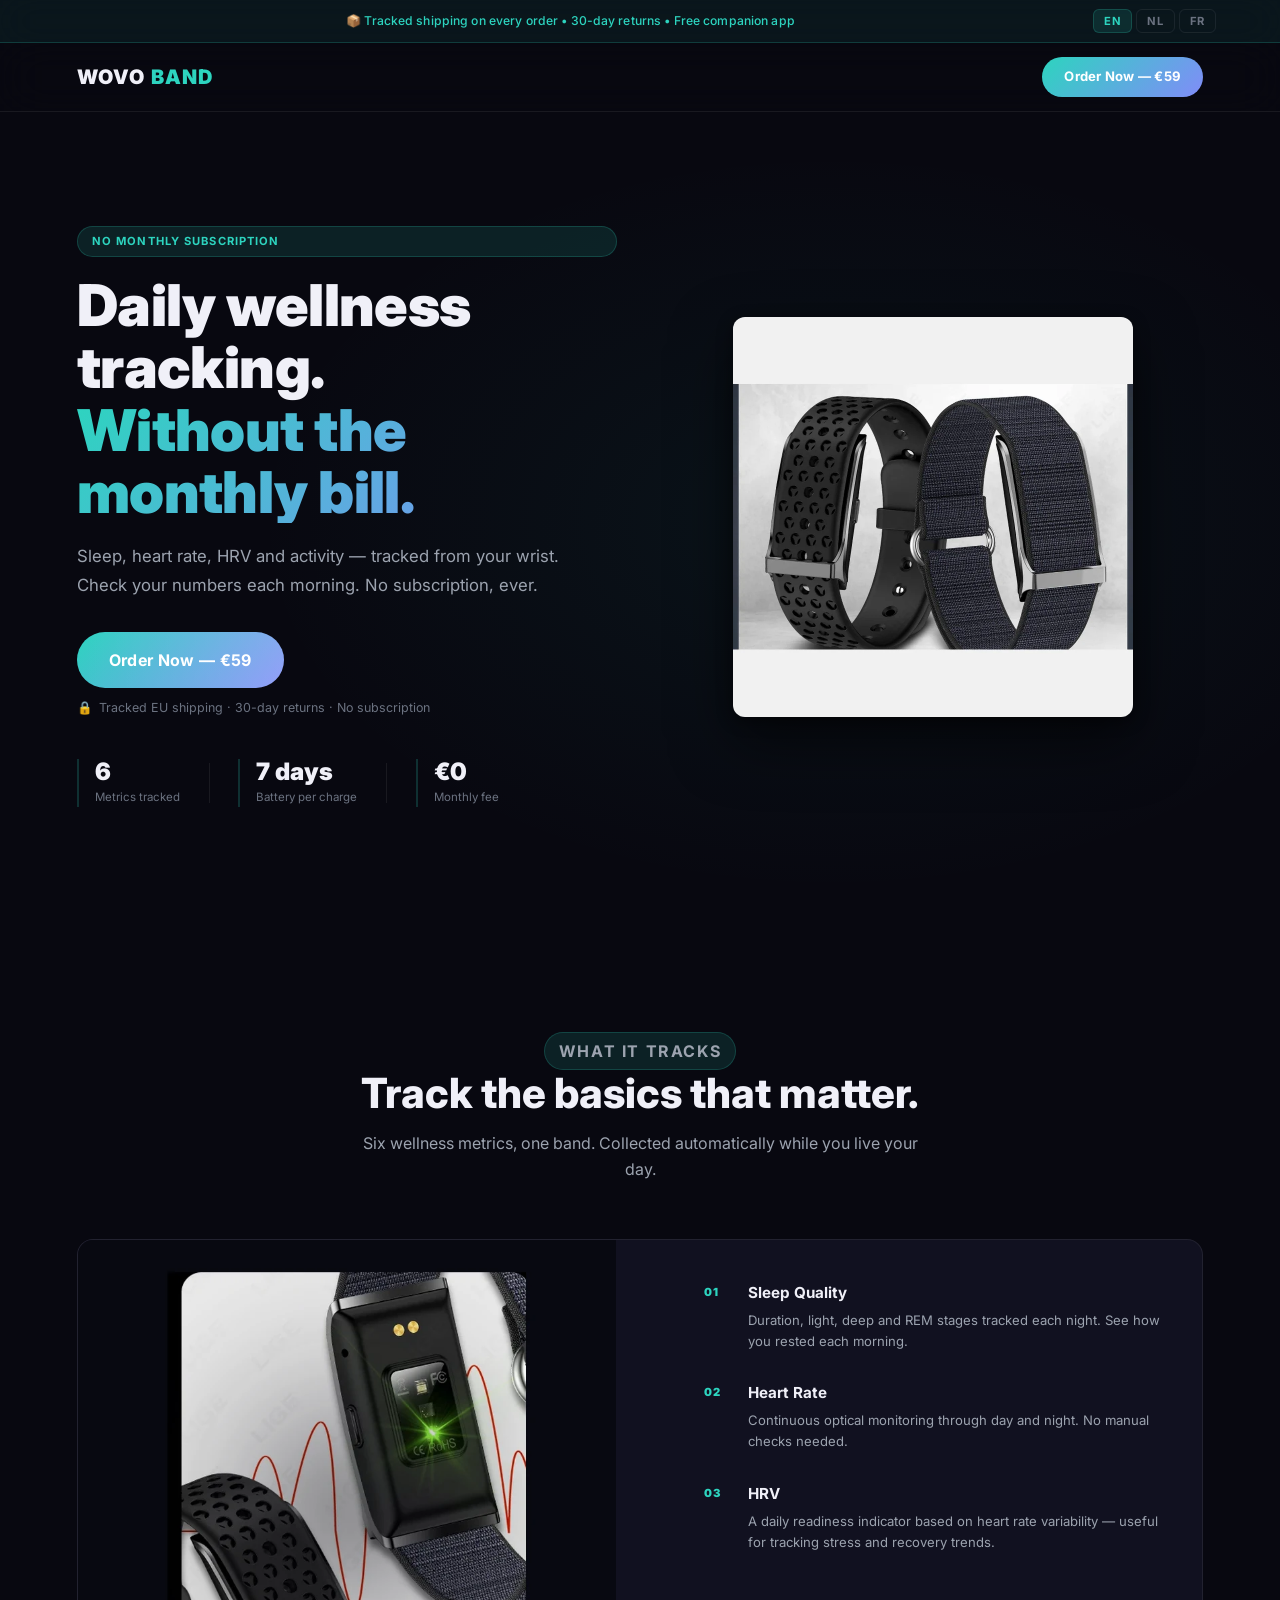
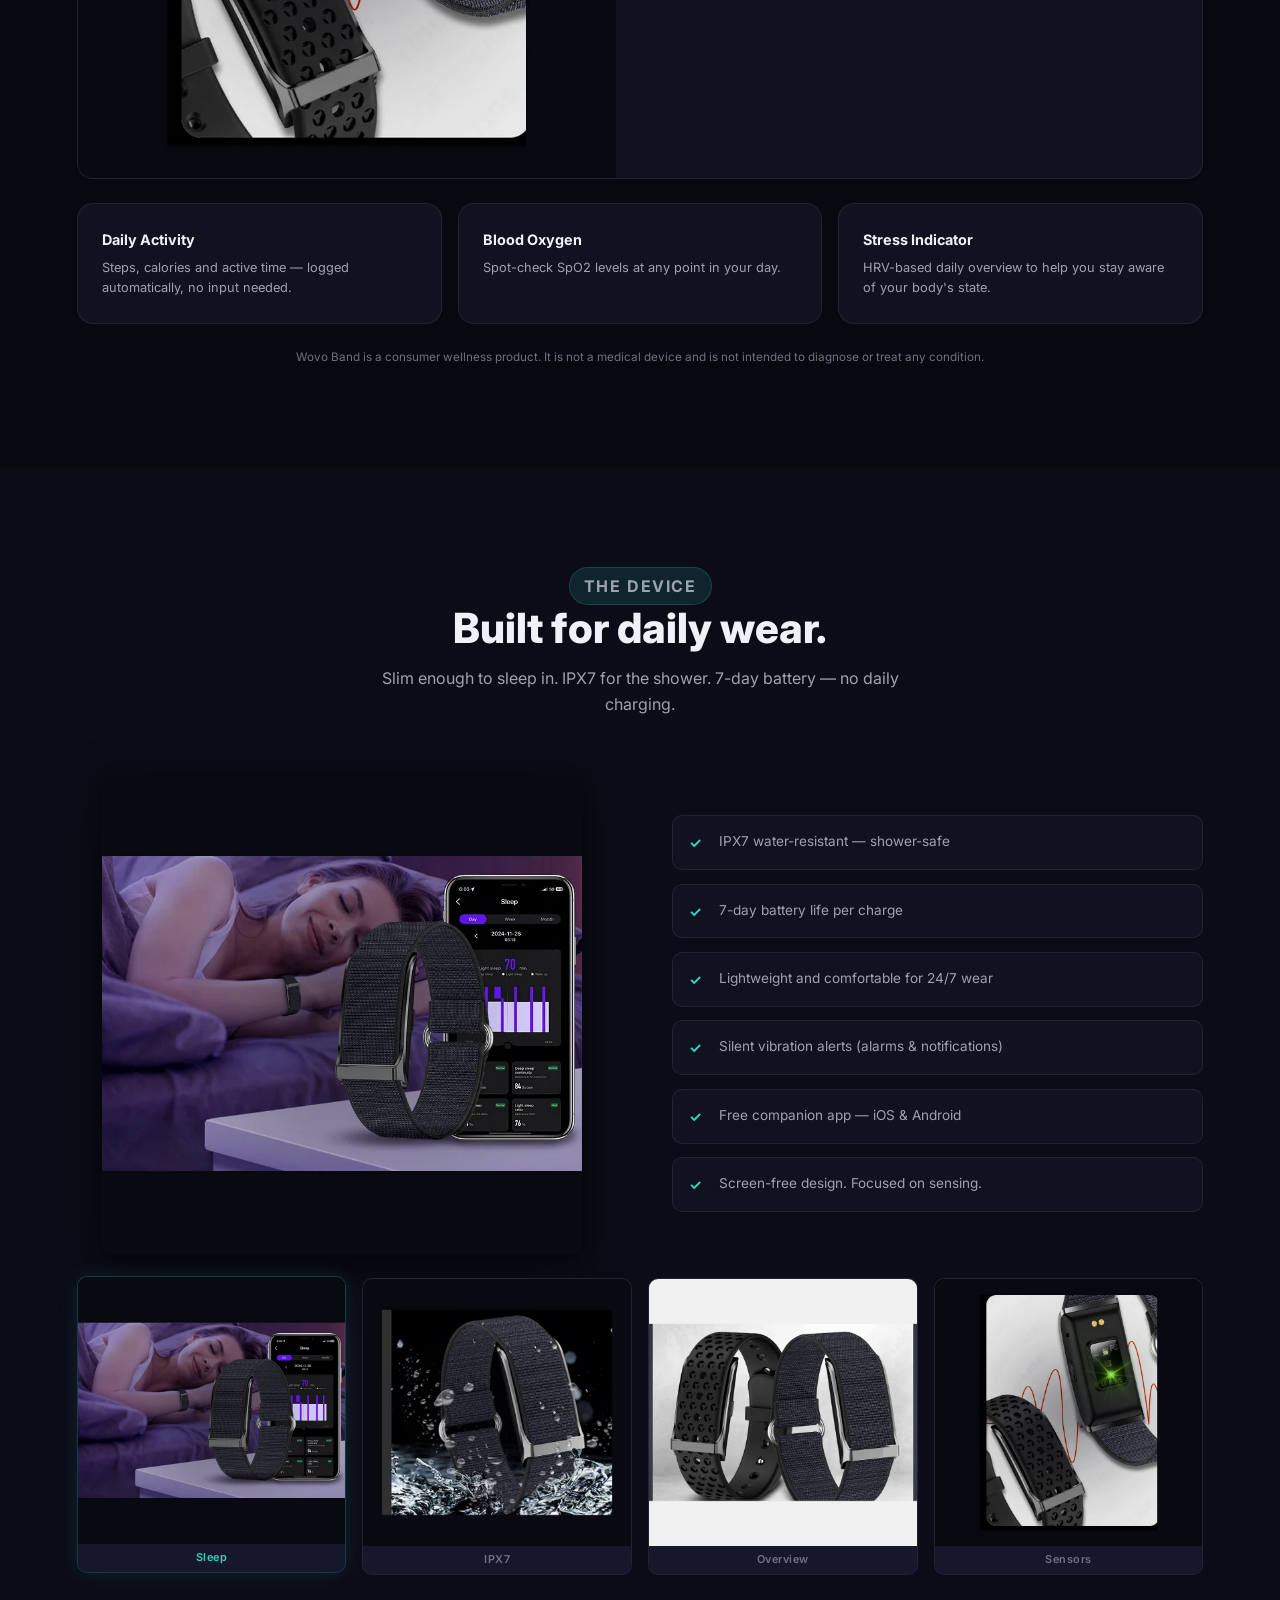
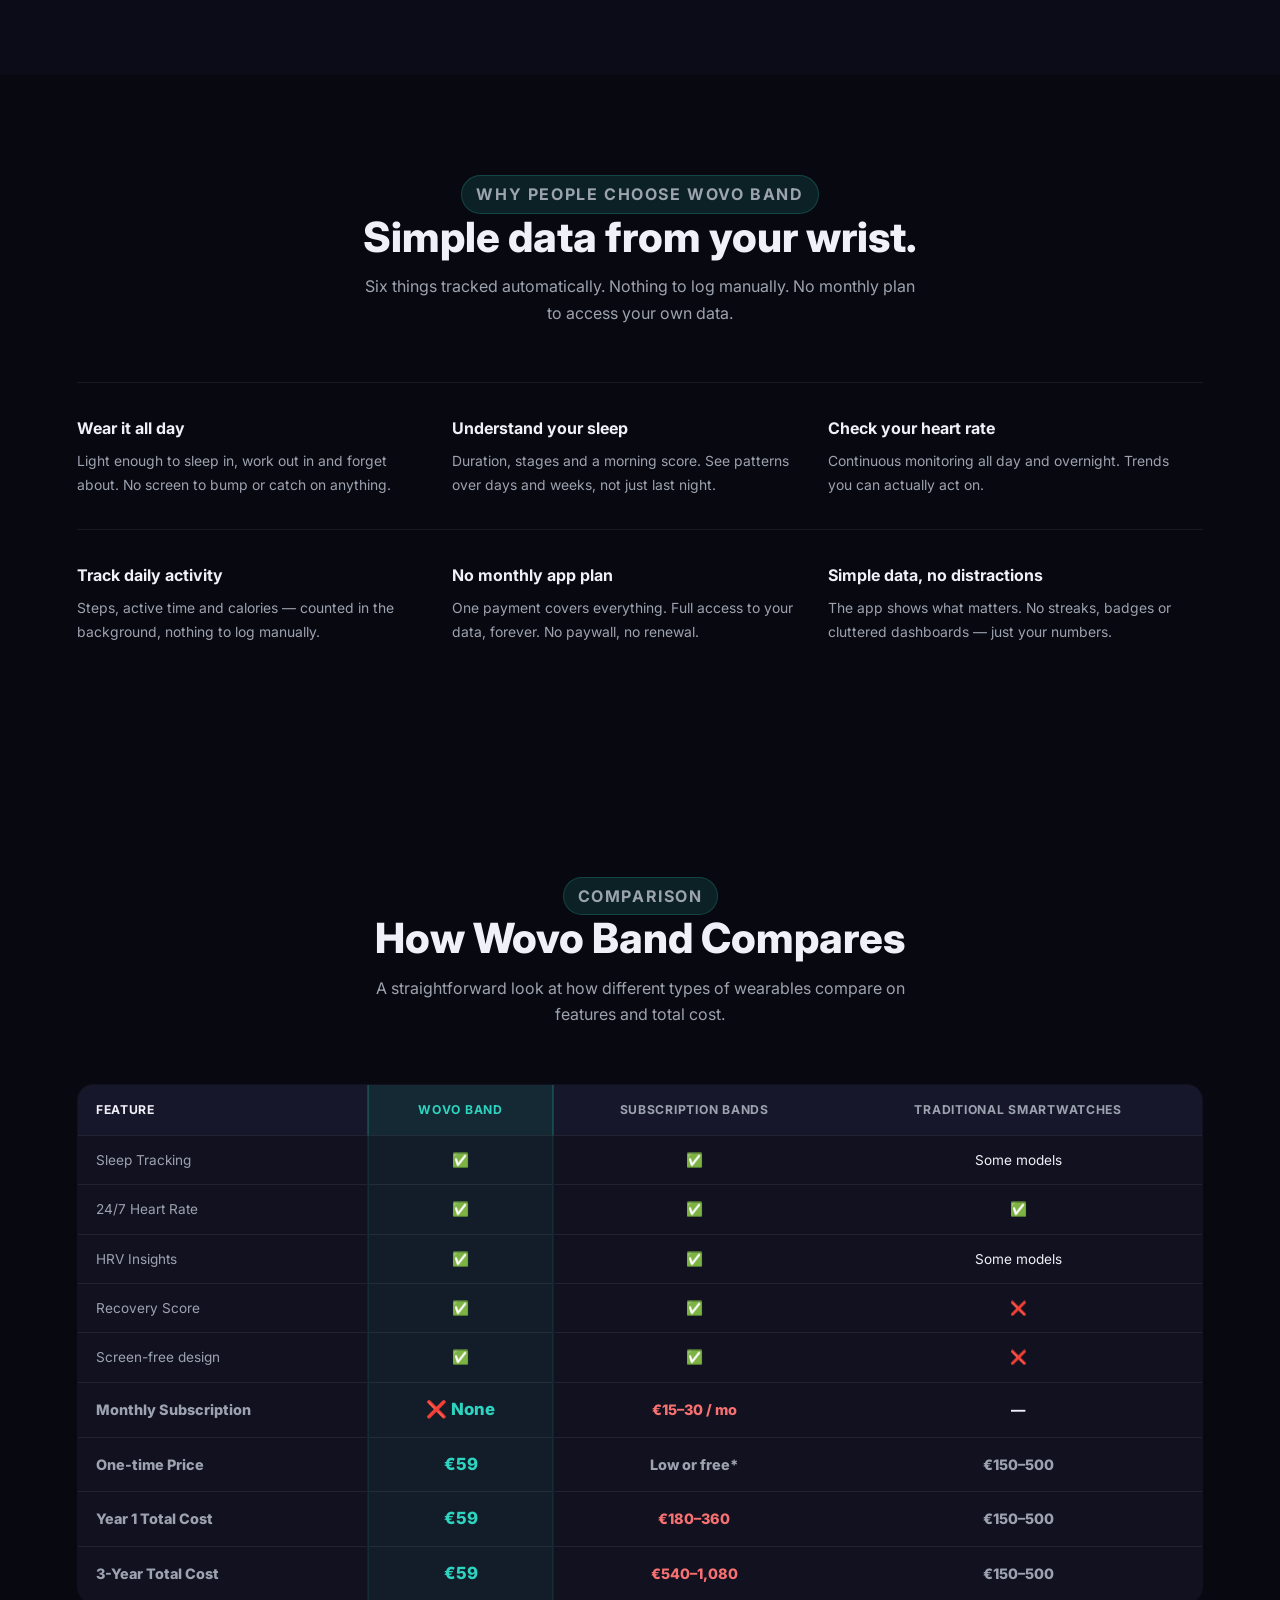
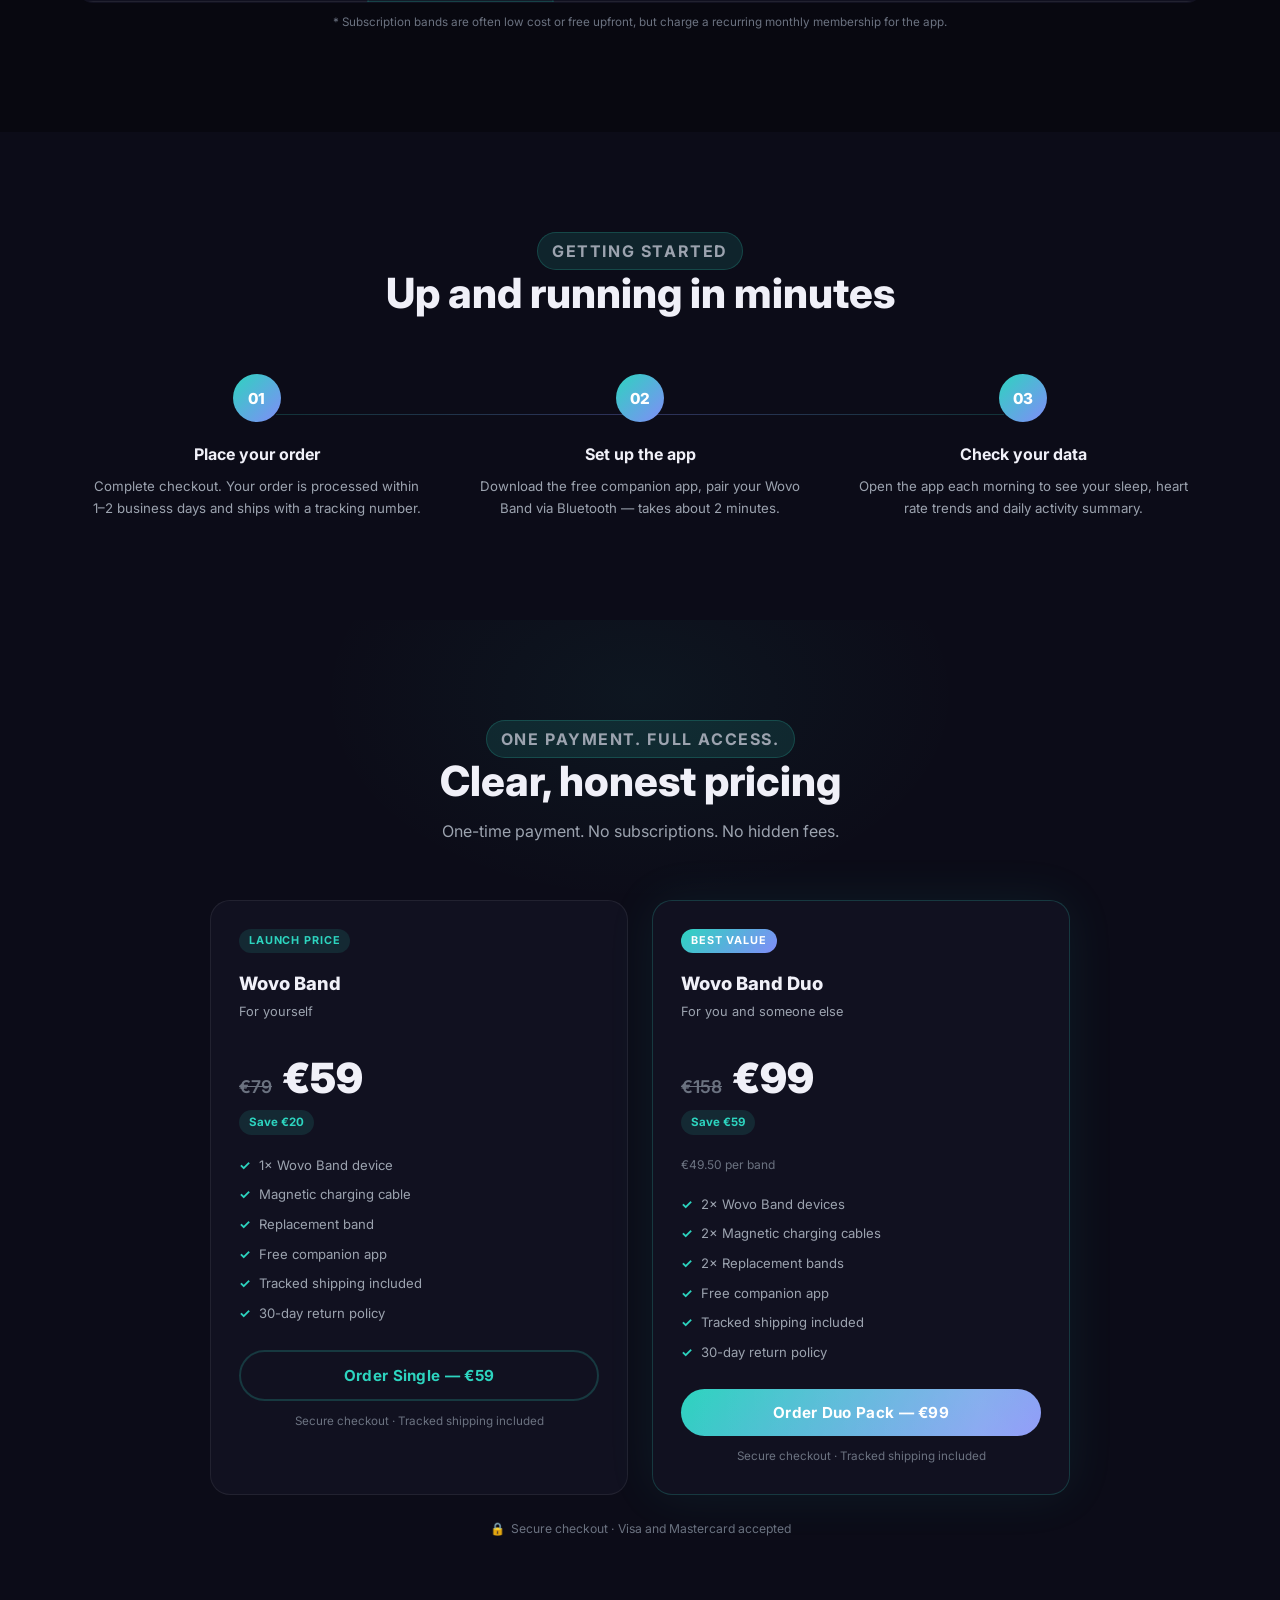
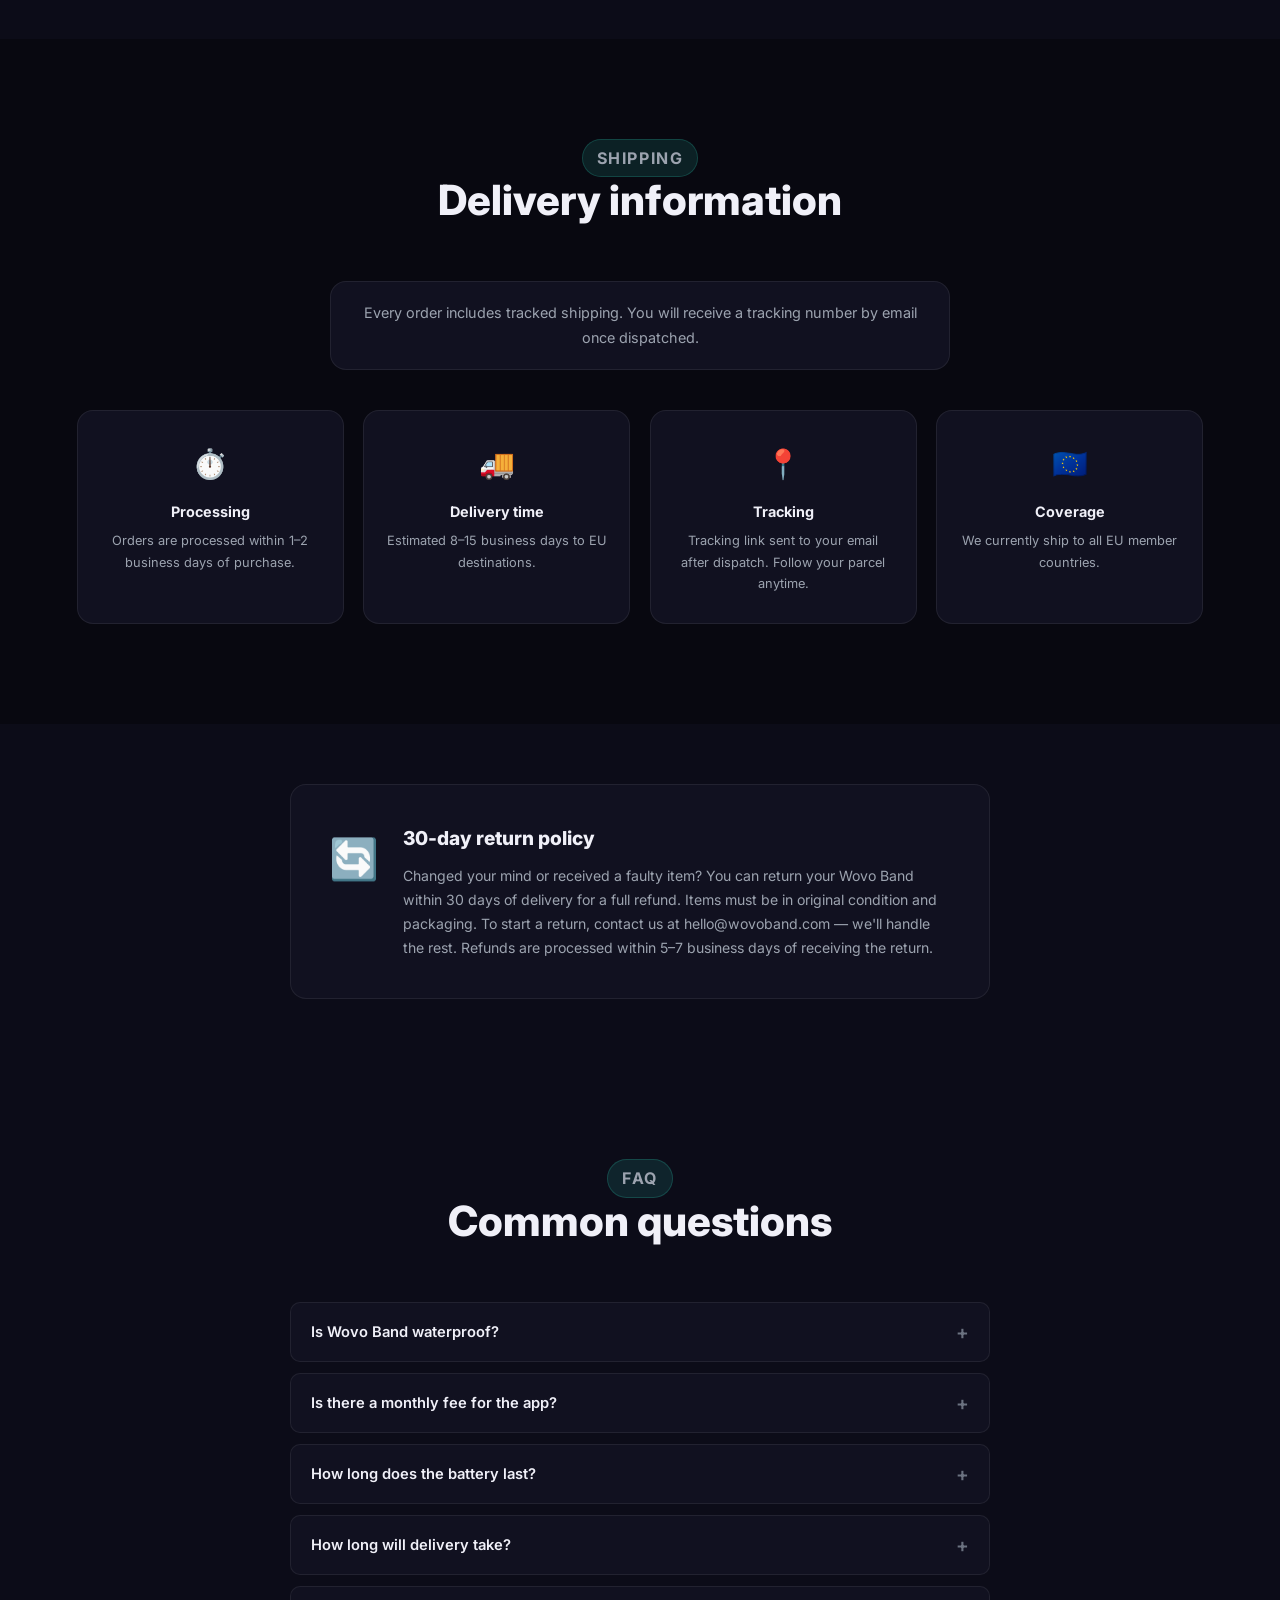
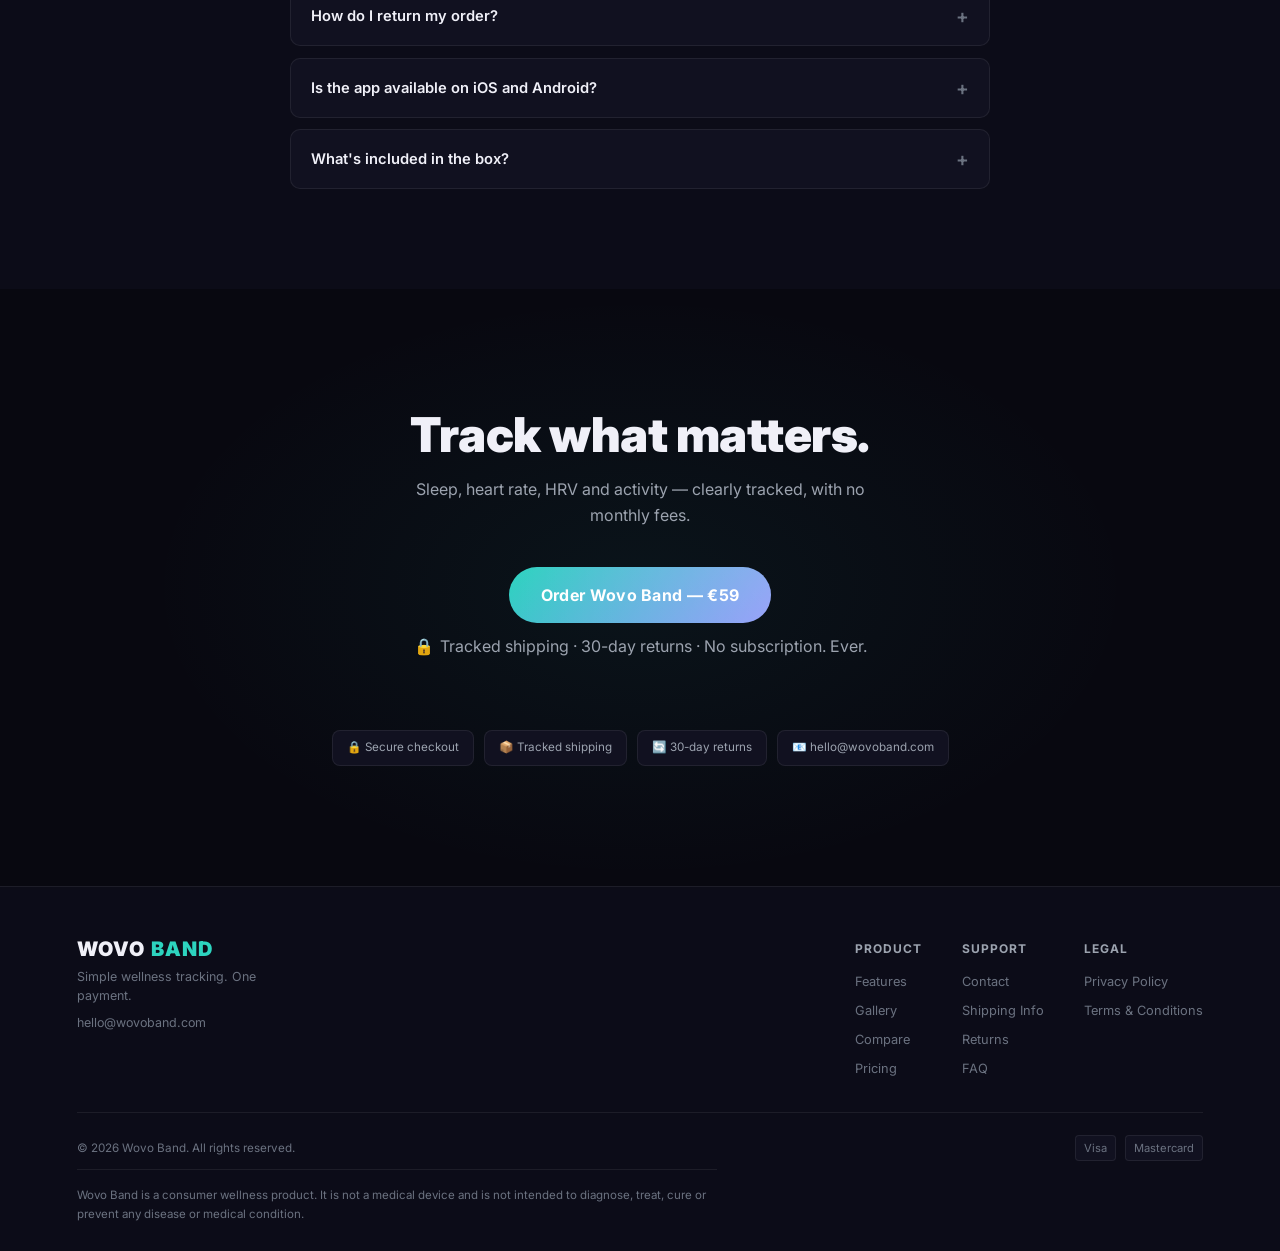
<file: index.html>
<!DOCTYPE html>
<html lang="en">
<head>
  <meta charset="UTF-8">
  <meta name="viewport" content="width=device-width, initial-scale=1.0">
  <title>Wovo Band — Daily Wellness Tracking. No Monthly Fees.</title>
  <meta name="description" content="Wovo Band tracks sleep, heart rate, HRV and daily activity. One-time price from €59. No subscription. No hidden fees. Tracked shipping included.">
  <meta property="og:type" content="product">
  <meta property="og:title" content="Wovo Band — Sleep & Heart Rate Tracker. No Subscription.">
  <meta property="og:description" content="Track sleep, heart rate and HRV. One-time price from €59. No subscription. Ever.">
  <meta property="og:image" content="https://wovoband.com/images/wovo-product-hero.png">
  <meta property="og:url" content="https://wovoband.com">
  <meta property="og:site_name" content="Wovo Band">
  <meta name="twitter:card" content="summary_large_image">
  <meta name="twitter:title" content="Wovo Band — Sleep & Heart Rate Tracker. No Subscription.">
  <meta name="twitter:description" content="One price. No monthly fees. Tracked shipping included. 30-day returns.">
  <link rel="canonical" href="https://wovoband.com/">
  <link rel="icon" href="data:image/svg+xml,<svg xmlns='http://www.w3.org/2000/svg' viewBox='0 0 32 32'><rect width='32' height='32' rx='8' fill='%23090909'/><text y='23' font-size='20' x='5'>⌚</text></svg>">
  <link rel="preconnect" href="https://fonts.googleapis.com">
  <link rel="preconnect" href="https://fonts.gstatic.com" crossorigin>
  <link href="https://fonts.googleapis.com/css2?family=Inter:wght@300;400;500;600;700;800;900&display=swap" rel="stylesheet">
  <link rel="stylesheet" href="assets/css/style.css">

  <!-- META PIXEL -->
  <script>
    !function(f,b,e,v,n,t,s){if(f.fbq)return;n=f.fbq=function(){
    n.callMethod?n.callMethod.apply(n,arguments):n.queue.push(arguments)};
    if(!f._fbq)f._fbq=n;n.push=n;n.loaded=!0;n.version='2.0';
    n.queue=[];t=b.createElement(e);t.async=!0;
    t.src=v;s=b.getElementsByTagName(e)[0];
    s.parentNode.insertBefore(t,s)}(window,document,'script',
    'https://connect.facebook.net/en_US/fbevents.js');
    fbq('init','XXXXXXXXXXXXXXXXX');
    fbq('track','PageView');
    fbq('track','ViewContent',{content_name:'Wovo Band',content_ids:['wovo-band-single'],content_type:'product',value:59.00,currency:'EUR'});
    (function(){
      var p=new URLSearchParams(window.location.search),o=p.get('order');
      if(o==='success-single') fbq('track','Purchase',{value:59.00,currency:'EUR',content_ids:['wovo-band-single'],content_type:'product'});
      if(o==='success-duo')    fbq('track','Purchase',{value:99.00,currency:'EUR',content_ids:['wovo-band-duo'],content_type:'product'});
    })();
  </script>
  <noscript><img height="1" width="1" style="display:none" src="https://www.facebook.com/tr?id=XXXXXXXXXXXXXXXXX&ev=PageView&noscript=1"/></noscript>
</head>
<body>

<!-- TOP BAR -->
<div id="topbar">
  <span data-k="topbar">📦 Tracked shipping on every order  •  30-day returns  •  Free companion app</span>
  <div class="lang-btns">
    <button class="lang-btn active" data-lang="en">EN</button>
    <button class="lang-btn" data-lang="nl">NL</button>
    <button class="lang-btn" data-lang="fr">FR</button>
  </div>
</div>

<!-- NAV -->
<nav>
  <div class="logo">WOVO <span>BAND</span></div>
  <a href="#pricing" class="nav-cta" data-k="nav_cta">Order Now — €59</a>
</nav>

<!-- HERO -->
<section id="hero">
  <div class="hero-left">
    <p class="eyebrow" data-k="hero_badge">No monthly subscription</p>
    <h1>
      <span data-k="hero_h1a">Daily wellness tracking.</span>
      <span class="h1-accent" data-k="hero_h1b">Without the monthly bill.</span>
    </h1>
    <p class="hero-sub" data-k="hero_sub">Sleep, heart rate, HRV and activity — tracked from your wrist. Check your numbers each morning. No subscription, ever.</p>
    <div class="hero-actions">
      <a href="#pricing" class="btn-pri">
        <span data-k="hero_cta">Order Now — €59</span>
      </a>
      <p class="btn-hint">
        <span>🔒</span>
        <span data-k="hero_cta_sub">Tracked EU shipping · 30-day returns · No subscription</span>
      </p>
    </div>
    <div class="hero-stats">
      <div class="hstat">
        <strong data-k="stat1_val">6</strong>
        <span data-k="stat1_label">Metrics tracked</span>
      </div>
      <div class="hstat-sep"></div>
      <div class="hstat">
        <strong data-k="stat2_val">7 days</strong>
        <span data-k="stat2_label">Battery per charge</span>
      </div>
      <div class="hstat-sep"></div>
      <div class="hstat">
        <strong data-k="stat3_val">€0</strong>
        <span data-k="stat3_label">Monthly fee</span>
      </div>
    </div>
  </div>
  <div class="hero-right">
    <div class="hero-img-wrap">
      <img src="images/wovo-product-hero.webp" class="hero-product-img" alt="Wovo Band — wellness tracker with no monthly fees">
    </div>
  </div>
</section>

<!-- WHAT IT TRACKS -->
<section id="features">
  <div class="sec-header reveal">
    <p class="eyebrow" data-k="feat_badge">What it tracks</p>
    <h2 data-k="feat_h2">Track the basics that matter.</h2>
    <p data-k="feat_sub">Six wellness metrics, one band. Collected automatically while you live your day.</p>
  </div>
  <div class="feat-layout">
    <div class="feat-main reveal">
      <div class="feat-main-img">
        <img src="images/wovo-clean-sensors.webp" alt="Wovo Band optical sensor array">
      </div>
      <div class="feat-main-list">
        <div class="feat-line">
          <span class="feat-num">01</span>
          <div>
            <h3 data-k="feat1_title">Sleep Quality</h3>
            <p data-k="feat1_desc">Duration, light, deep and REM stages tracked each night. See how you rested each morning.</p>
          </div>
        </div>
        <div class="feat-line">
          <span class="feat-num">02</span>
          <div>
            <h3 data-k="feat2_title">Heart Rate</h3>
            <p data-k="feat2_desc">Continuous optical monitoring through day and night. No manual checks needed.</p>
          </div>
        </div>
        <div class="feat-line">
          <span class="feat-num">03</span>
          <div>
            <h3 data-k="feat3_title">HRV</h3>
            <p data-k="feat3_desc">A daily readiness indicator based on heart rate variability — useful for tracking stress and recovery trends.</p>
          </div>
        </div>
      </div>
    </div>
    <div class="feat-row">
      <div class="feat-sm reveal">
        <h4 data-k="feat4_title">Daily Activity</h4>
        <p data-k="feat4_desc">Steps, calories and active time — logged automatically, no input needed.</p>
      </div>
      <div class="feat-sm reveal reveal-d1">
        <h4 data-k="feat5_title">Blood Oxygen</h4>
        <p data-k="feat5_desc">Spot-check SpO2 levels at any point in your day.</p>
      </div>
      <div class="feat-sm reveal reveal-d2">
        <h4 data-k="feat6_title">Stress Indicator</h4>
        <p data-k="feat6_desc">HRV-based daily overview to help you stay aware of your body's state.</p>
      </div>
    </div>
    <p class="feat-disclaimer">Wovo Band is a consumer wellness product. It is not a medical device and is not intended to diagnose or treat any condition.</p>
  </div>
</section>

<!-- PRODUCT GALLERY -->
<section id="product">
  <div class="sec-header reveal">
    <p class="eyebrow" data-k="prod_badge">The device</p>
    <h2 data-k="prod_h2">Built for daily wear.</h2>
    <p data-k="prod_sub">Slim enough to sleep in. IPX7 for the shower. 7-day battery — no daily charging.</p>
  </div>
  <div class="prod-grid">
    <div class="prod-img reveal" id="prod-main-img">
      <div class="prod-stage-wrap">
        <img class="prod-stage-img" id="stage-img" src="images/wovo-clean-lifestyle.webp" alt="Wovo Band fitness tracker">
      </div>
    </div>
    <div class="prod-list reveal reveal-d1">
      <div class="prod-item">
        <span class="prod-check">✓</span>
        <p data-k="prod_f2">IPX7 water-resistant — shower-safe</p>
      </div>
      <div class="prod-item">
        <span class="prod-check">✓</span>
        <p data-k="prod_f3">7-day battery life per charge</p>
      </div>
      <div class="prod-item">
        <span class="prod-check">✓</span>
        <p data-k="prod_f1">Lightweight and comfortable for 24/7 wear</p>
      </div>
      <div class="prod-item">
        <span class="prod-check">✓</span>
        <p data-k="prod_f4">Silent vibration alerts (alarms &amp; notifications)</p>
      </div>
      <div class="prod-item">
        <span class="prod-check">✓</span>
        <p data-k="prod_f5">Free companion app — iOS &amp; Android</p>
      </div>
      <div class="prod-item">
        <span class="prod-check">✓</span>
        <p data-k="prod_f6">Screen-free design. Focused on sensing.</p>
      </div>
    </div>
  </div>
  <div class="prod-gallery reveal">
    <div class="gallery-thumb active" data-target="images/wovo-clean-lifestyle.webp" data-alt="Wovo Band sleep tracking">
      <img src="images/wovo-clean-lifestyle.webp" alt="Wovo Band sleep tracking" loading="lazy">
      <span class="gallery-label">Sleep</span>
    </div>
    <div class="gallery-thumb" data-target="images/wovo-clean-waterproof.webp" data-alt="Wovo Band waterproof">
      <img src="images/wovo-clean-waterproof.webp" alt="Wovo Band waterproof" loading="lazy">
      <span class="gallery-label">IPX7</span>
    </div>
    <div class="gallery-thumb" data-target="images/wovo-product-hero.webp" data-alt="Wovo Band overview">
      <img src="images/wovo-product-hero.webp" alt="Wovo Band overview" loading="lazy">
      <span class="gallery-label">Overview</span>
    </div>
    <div class="gallery-thumb" data-target="images/wovo-clean-sensors.webp" data-alt="Wovo Band sensor detail">
      <img src="images/wovo-clean-sensors.webp" alt="Wovo Band sensor array" loading="lazy">
      <span class="gallery-label">Sensors</span>
    </div>
  </div>
</section>

<!-- BENEFITS -->
<section id="benefits">
  <div class="sec-header reveal">
    <p class="eyebrow">Why people choose Wovo Band</p>
    <h2>Simple data from your wrist.</h2>
    <p>Six things tracked automatically. Nothing to log manually. No monthly plan to access your own data.</p>
  </div>
  <div class="benefits-grid">
    <div class="benefit-item reveal">
      <h3>Wear it all day</h3>
      <p>Light enough to sleep in, work out in and forget about. No screen to bump or catch on anything.</p>
    </div>
    <div class="benefit-item reveal reveal-d1">
      <h3>Understand your sleep</h3>
      <p>Duration, stages and a morning score. See patterns over days and weeks, not just last night.</p>
    </div>
    <div class="benefit-item reveal reveal-d2">
      <h3>Check your heart rate</h3>
      <p>Continuous monitoring all day and overnight. Trends you can actually act on.</p>
    </div>
    <div class="benefit-item reveal">
      <h3>Track daily activity</h3>
      <p>Steps, active time and calories — counted in the background, nothing to log manually.</p>
    </div>
    <div class="benefit-item reveal reveal-d1">
      <h3>No monthly app plan</h3>
      <p>One payment covers everything. Full access to your data, forever. No paywall, no renewal.</p>
    </div>
    <div class="benefit-item reveal reveal-d2">
      <h3>Simple data, no distractions</h3>
      <p>The app shows what matters. No streaks, badges or cluttered dashboards — just your numbers.</p>
    </div>
  </div>
</section>

<!-- COMPARISON -->
<section id="comparison">
  <div class="sec-header reveal">
    <p class="eyebrow" data-k="comp_badge">Comparison</p>
    <h2 data-k="comp_h2">How Wovo Band Compares</h2>
    <p data-k="comp_sub">A straightforward look at how different types of wearables compare on features and total cost.</p>
  </div>
  <div class="comp-wrap reveal">
    <table class="comp-table">
      <thead>
        <tr>
          <th data-k="comp_feat_header" style="text-align:left;">Feature</th>
          <th class="col-wovo" data-k="comp_col1">Wovo Band</th>
          <th data-k="comp_col2">Subscription Bands</th>
          <th data-k="comp_col3">Traditional Smartwatches</th>
        </tr>
      </thead>
      <tbody>
        <tr><td data-k="comp_r1">Sleep Tracking</td><td class="col-wovo">✅</td><td>✅</td><td data-k="comp_partial">Some models</td></tr>
        <tr><td data-k="comp_r2">24/7 Heart Rate</td><td class="col-wovo">✅</td><td>✅</td><td>✅</td></tr>
        <tr><td data-k="comp_r3">HRV Insights</td><td class="col-wovo">✅</td><td>✅</td><td data-k="comp_partial">Some models</td></tr>
        <tr><td data-k="comp_r4">Recovery Score</td><td class="col-wovo">✅</td><td>✅</td><td>❌</td></tr>
        <tr><td data-k="comp_r5">Screen-free design</td><td class="col-wovo">✅</td><td>✅</td><td>❌</td></tr>
        <tr class="price-row"><td data-k="comp_r6">Monthly Subscription</td><td class="col-wovo">❌ None</td><td class="sub-cost" data-k="comp_c2r6">€15–30 / mo</td><td data-k="comp_c3r6">—</td></tr>
        <tr class="price-row"><td data-k="comp_r7">One-time Price</td><td class="col-wovo" data-k="comp_c1r7">€59</td><td style="color:var(--muted2);" data-k="comp_c2r7">Low or free*</td><td style="color:var(--muted2);" data-k="comp_c3r7">€150–500</td></tr>
        <tr class="price-row"><td data-k="comp_r8">Year 1 Total Cost</td><td class="col-wovo" data-k="comp_c1r8">€59</td><td class="sub-cost" data-k="comp_c2r8">€180–360</td><td style="color:var(--muted2);" data-k="comp_c3r8">€150–500</td></tr>
        <tr class="price-row"><td data-k="comp_r9">3-Year Total Cost</td><td class="col-wovo" data-k="comp_c1r9">€59</td><td class="sub-cost" data-k="comp_c2r9">€540–1,080</td><td style="color:var(--muted2);" data-k="comp_c3r9">€150–500</td></tr>
      </tbody>
    </table>
  </div>
  <p class="comp-note" data-k="comp_note">* Subscription bands are often low cost or free upfront, but charge a recurring monthly membership for the app.</p>
</section>

<!-- HOW IT WORKS -->
<section id="how">
  <div class="sec-header reveal">
    <p class="eyebrow" data-k="how_badge">Getting started</p>
    <h2 data-k="how_h2">Up and running in minutes</h2>
  </div>
  <div class="how-grid">
    <div class="how-step reveal">
      <div class="how-num">01</div>
      <h3 data-k="how1_title">Place your order</h3>
      <p data-k="how1_desc">Complete checkout. Your order is processed within 1–2 business days and ships with a tracking number.</p>
    </div>
    <div class="how-step reveal reveal-d1">
      <div class="how-num">02</div>
      <h3 data-k="how2_title">Set up the app</h3>
      <p data-k="how2_desc">Download the free companion app, pair your Wovo Band via Bluetooth — takes about 2 minutes.</p>
    </div>
    <div class="how-step reveal reveal-d2">
      <div class="how-num">03</div>
      <h3 data-k="how3_title">Check your data</h3>
      <p data-k="how3_desc">Open the app each morning to see your sleep, heart rate trends and daily activity summary.</p>
    </div>
  </div>
</section>

<!-- PRICING -->
<section id="pricing">
  <div class="sec-header reveal">
    <p class="eyebrow" data-k="price_badge">One payment. Full access.</p>
    <h2 data-k="price_h2">Clear, honest pricing</h2>
    <p data-k="price_sub">One-time payment. No subscriptions. No hidden fees.</p>
  </div>
  <div class="price-grid">
    <div class="price-card reveal">
      <div class="price-head">
        <span class="price-tag" data-k="p1_tag">Launch Price</span>
        <h3 class="price-name" data-k="p1_name">Wovo Band</h3>
        <p class="price-sub-txt" data-k="p1_sub">For yourself</p>
      </div>
      <div class="price-body">
        <div class="price-amount">
          <span class="price-was" data-k="p1_was">€79</span>
          <span class="price-now" data-k="p1_now">€59</span>
        </div>
        <span class="price-save" data-k="p1_save">Save €20</span>
        <ul class="price-includes">
          <li data-k="p1_i1">1× Wovo Band device</li>
          <li data-k="p1_i2">Magnetic charging cable</li>
          <li data-k="p1_i3">Replacement band</li>
          <li data-k="p1_i4">Free companion app</li>
          <li data-k="p1_i5">Tracked shipping included</li>
          <li data-k="p1_i6">30-day return policy</li>
        </ul>
        <button class="btn-buy" data-buy="single" data-k="p1_cta">Order Single — €59</button>
        <p class="buy-micro" data-k="price_micro">Secure checkout · Tracked shipping included</p>
      </div>
    </div>
    <div class="price-card featured reveal reveal-d1">
      <div class="price-head">
        <span class="price-tag" data-k="p2_tag">Best Value</span>
        <h3 class="price-name" data-k="p2_name">Wovo Band Duo</h3>
        <p class="price-sub-txt" data-k="p2_sub">For you and someone else</p>
      </div>
      <div class="price-body">
        <div class="price-amount">
          <span class="price-was" data-k="p2_was">€158</span>
          <span class="price-now" data-k="p2_now">€99</span>
        </div>
        <span class="price-save" data-k="p2_save">Save €59</span>
        <p class="price-each" data-k="p2_each">€49.50 per band</p>
        <ul class="price-includes">
          <li data-k="p2_i1">2× Wovo Band devices</li>
          <li data-k="p2_i2">2× Magnetic charging cables</li>
          <li data-k="p2_i3">2× Replacement bands</li>
          <li data-k="p2_i4">Free companion app</li>
          <li data-k="p2_i5">Tracked shipping included</li>
          <li data-k="p2_i6">30-day return policy</li>
        </ul>
        <button class="btn-buy" data-buy="duo" data-k="p2_cta">Order Duo Pack — €99</button>
        <p class="buy-micro" data-k="price_micro">Secure checkout · Tracked shipping included</p>
      </div>
    </div>
  </div>
  <p class="price-note" data-k="price_note">Secure checkout · Visa and Mastercard accepted</p>
</section>

<!-- SHIPPING -->
<section id="shipping">
  <div class="sec-header reveal">
    <p class="eyebrow" data-k="ship_badge">Shipping</p>
    <h2 data-k="ship_h2">Delivery information</h2>
  </div>
  <div class="ship-note reveal" data-k="ship_note">Every order includes tracked shipping. You will receive a tracking number by email once dispatched.</div>
  <div class="ship-grid">
    <div class="ship-item reveal">
      <div class="ship-ico">⏱️</div>
      <h4 data-k="sh1_title">Processing</h4>
      <p data-k="sh1_desc">Orders are processed within 1–2 business days of purchase.</p>
    </div>
    <div class="ship-item reveal reveal-d1">
      <div class="ship-ico">🚚</div>
      <h4 data-k="sh2_title">Delivery time</h4>
      <p data-k="sh2_desc">Estimated 8–15 business days to EU destinations.</p>
    </div>
    <div class="ship-item reveal reveal-d2">
      <div class="ship-ico">📍</div>
      <h4 data-k="sh3_title">Tracking</h4>
      <p data-k="sh3_desc">Tracking link sent to your email after dispatch. Follow your parcel anytime.</p>
    </div>
    <div class="ship-item reveal reveal-d3">
      <div class="ship-ico">🇪🇺</div>
      <h4 data-k="sh4_title">Coverage</h4>
      <p data-k="sh4_desc">We currently ship to all EU member countries.</p>
    </div>
  </div>
</section>

<!-- RETURNS -->
<section id="returns">
  <div class="ret-card reveal">
    <div class="ret-ico">🔄</div>
    <div>
      <h2 data-k="ret_h2">30-day return policy</h2>
      <p data-k="ret_body">Changed your mind or received a faulty item? You can return your Wovo Band within 30 days of delivery for a full refund. Items must be in original condition and packaging. To start a return, contact us at hello@wovoband.com — we'll handle the rest. Refunds are processed within 5–7 business days of receiving the return.</p>
    </div>
  </div>
</section>

<!-- FAQ -->
<section id="faq">
  <div class="sec-header reveal">
    <p class="eyebrow" data-k="faq_badge">FAQ</p>
    <h2 data-k="faq_h2">Common questions</h2>
  </div>
  <div class="faq-list reveal">
    <div class="faq-item">
      <button class="faq-q"><span data-k="faq1_q">Is Wovo Band waterproof?</span><span class="faq-arr">+</span></button>
      <div class="faq-a" data-k="faq1_a">Wovo Band is IPX7 water-resistant, meaning it handles sweat, rain and brief submersion (up to 1 metre for 30 minutes). It's safe to wear in the shower. It is not designed for swimming laps or deep-water activities.</div>
    </div>
    <div class="faq-item">
      <button class="faq-q"><span data-k="faq2_q">Is there a monthly fee for the app?</span><span class="faq-arr">+</span></button>
      <div class="faq-a" data-k="faq2_a">No. The companion app is completely free. There are no subscriptions, membership fees or recurring charges of any kind — your one-time purchase covers everything.</div>
    </div>
    <div class="faq-item">
      <button class="faq-q"><span data-k="faq3_q">How long does the battery last?</span><span class="faq-arr">+</span></button>
      <div class="faq-a" data-k="faq3_a">Up to 7 days on a single charge, depending on how often the sensors are active.</div>
    </div>
    <div class="faq-item">
      <button class="faq-q"><span data-k="faq4_q">How long will delivery take?</span><span class="faq-arr">+</span></button>
      <div class="faq-a" data-k="faq4_a">Orders are processed in 1–2 business days and typically arrive within 8–15 business days for EU destinations. You will receive a tracking number by email.</div>
    </div>
    <div class="faq-item">
      <button class="faq-q"><span data-k="faq5_q">How do I return my order?</span><span class="faq-arr">+</span></button>
      <div class="faq-a" data-k="faq5_a">Send an email to hello@wovoband.com within 30 days of receiving your order. We'll send you return instructions. Items must be in their original condition. Refunds are issued within 5–7 business days of receiving the return.</div>
    </div>
    <div class="faq-item">
      <button class="faq-q"><span data-k="faq6_q">Is the app available on iOS and Android?</span><span class="faq-arr">+</span></button>
      <div class="faq-a" data-k="faq6_a">Yes. The companion app is available for both iOS and Android.</div>
    </div>
    <div class="faq-item">
      <button class="faq-q"><span data-k="faq7_q">What's included in the box?</span><span class="faq-arr">+</span></button>
      <div class="faq-a" data-k="faq7_a">One Wovo Band device, a magnetic charging cable and one replacement band. The companion app is downloaded separately from the App Store or Google Play.</div>
    </div>
  </div>
</section>

<!-- FINAL CTA -->
<section id="final">
  <div class="reveal">
    <h2 data-k="final_h2">Track what matters.</h2>
    <p data-k="final_sub">Sleep, heart rate, HRV and activity — clearly tracked, with no monthly fees.</p>
  </div>
  <div class="final-ctas reveal">
    <a href="#pricing" class="btn-pri">
      <span data-k="final_cta">Order Wovo Band — €59</span>
    </a>
    <p class="btn-hint">
      <span>🔒</span>
      <span data-k="final_cta_sub">Tracked shipping · 30-day returns · No subscription. Ever.</span>
    </p>
  </div>
  <div class="trust-strip reveal">
    <span class="trust-b">🔒 Secure checkout</span>
    <span class="trust-b">📦 Tracked shipping</span>
    <span class="trust-b">🔄 30-day returns</span>
    <span class="trust-b">📧 hello@wovoband.com</span>
  </div>
</section>

<!-- FOOTER -->
<footer>
  <div class="foot-main">
    <div class="foot-brand">
      <div class="logo">WOVO <span>BAND</span></div>
      <p data-k="foot_tag">Simple wellness tracking. One payment.</p>
      <p class="foot-email">hello@wovoband.com</p>
    </div>
    <div class="foot-cols">
      <div class="foot-col">
        <h5>Product</h5>
        <a href="#features">Features</a>
        <a href="#product">Gallery</a>
        <a href="#comparison">Compare</a>
        <a href="#pricing">Pricing</a>
      </div>
      <div class="foot-col">
        <h5>Support</h5>
        <a href="mailto:hello@wovoband.com" data-k="foot_contact">Contact</a>
        <a href="#shipping" data-k="foot_shipping">Shipping Info</a>
        <a href="#returns" data-k="foot_returns">Returns</a>
        <a href="#faq">FAQ</a>
      </div>
      <div class="foot-col">
        <h5>Legal</h5>
        <a href="/privacy.html" data-k="foot_privacy">Privacy Policy</a>
        <a href="/terms.html" data-k="foot_terms">Terms &amp; Conditions</a>
      </div>
    </div>
  </div>
  <div class="foot-bottom">
    <span data-k="foot_copy">© 2026 Wovo Band. All rights reserved.</span>
    <div class="foot-pay">
      <span>Visa</span>
      <span>Mastercard</span>
    </div>
  </div>
  <p class="foot-disclaimer">Wovo Band is a consumer wellness product. It is not a medical device and is not intended to diagnose, treat, cure or prevent any disease or medical condition.</p>
</footer>

<script src="assets/js/translations.js"></script>
<script src="assets/js/main.js"></script>
</body>
</html>
</file>
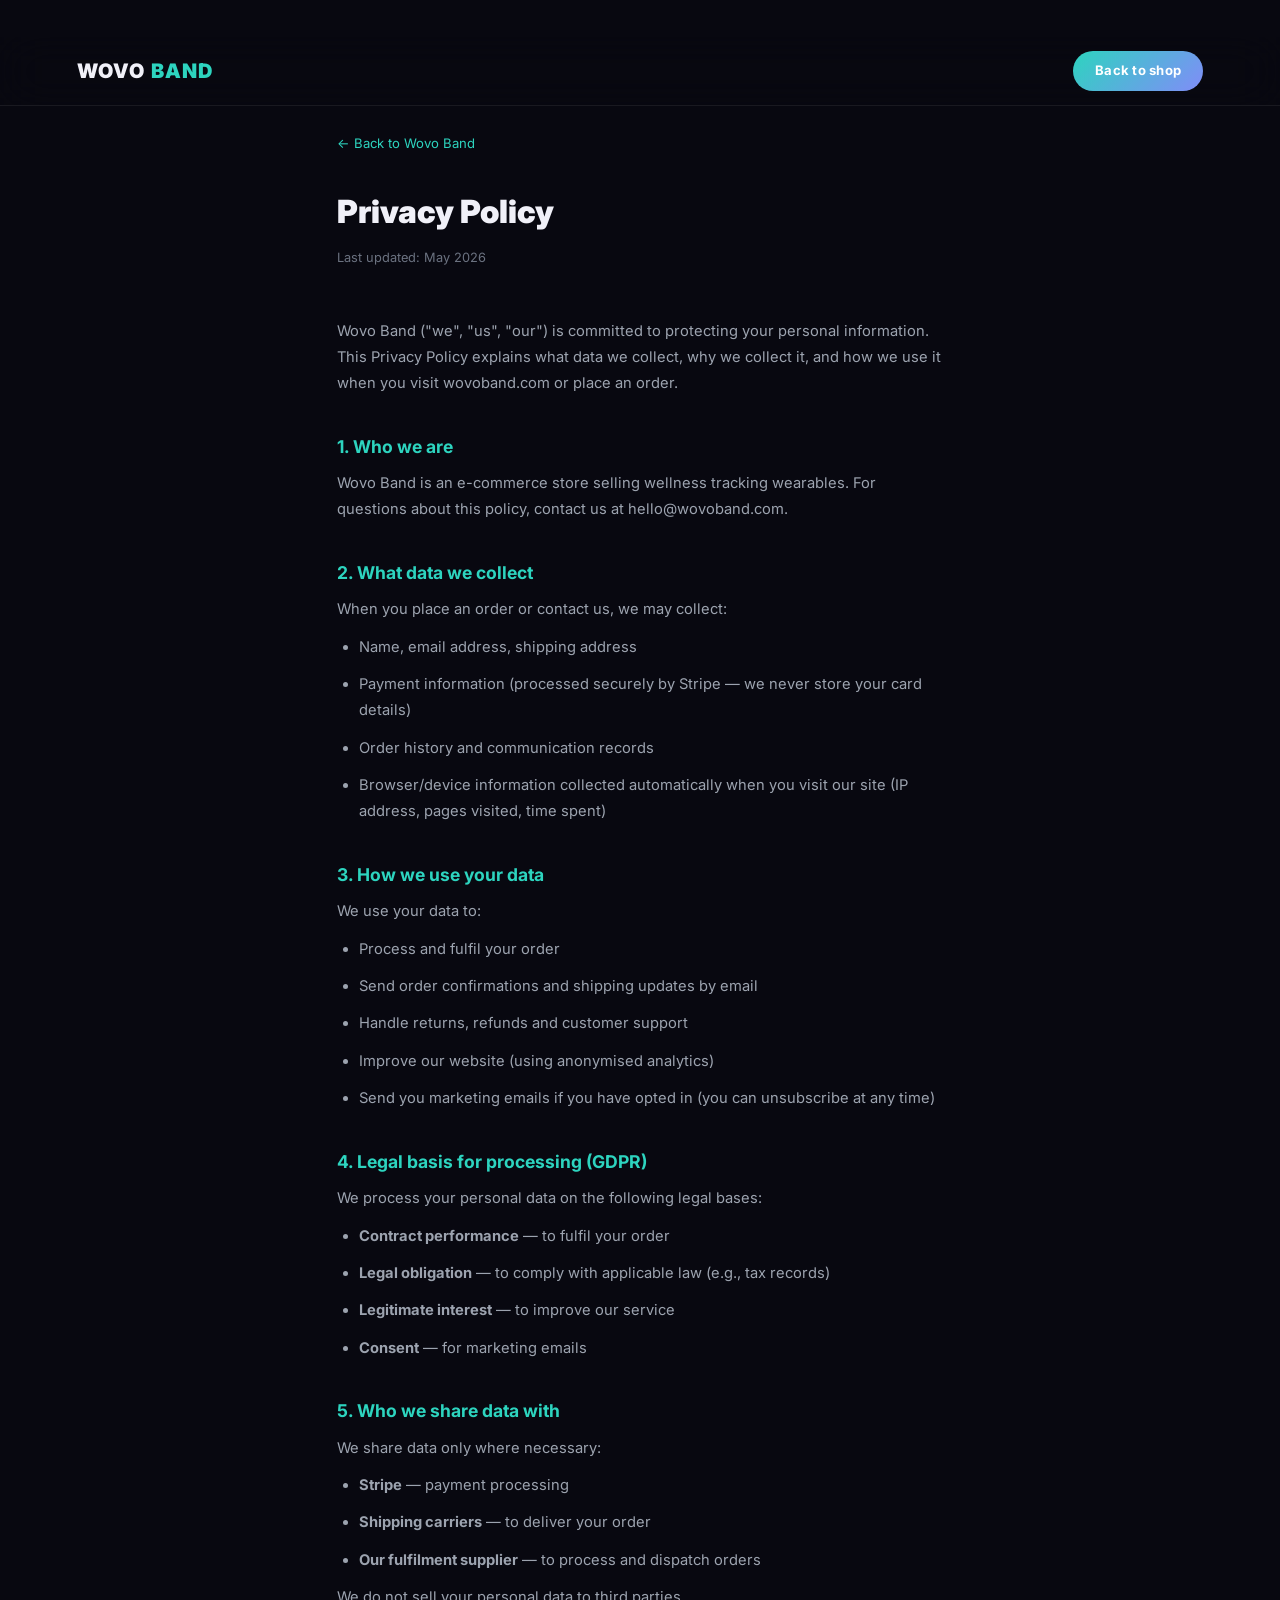
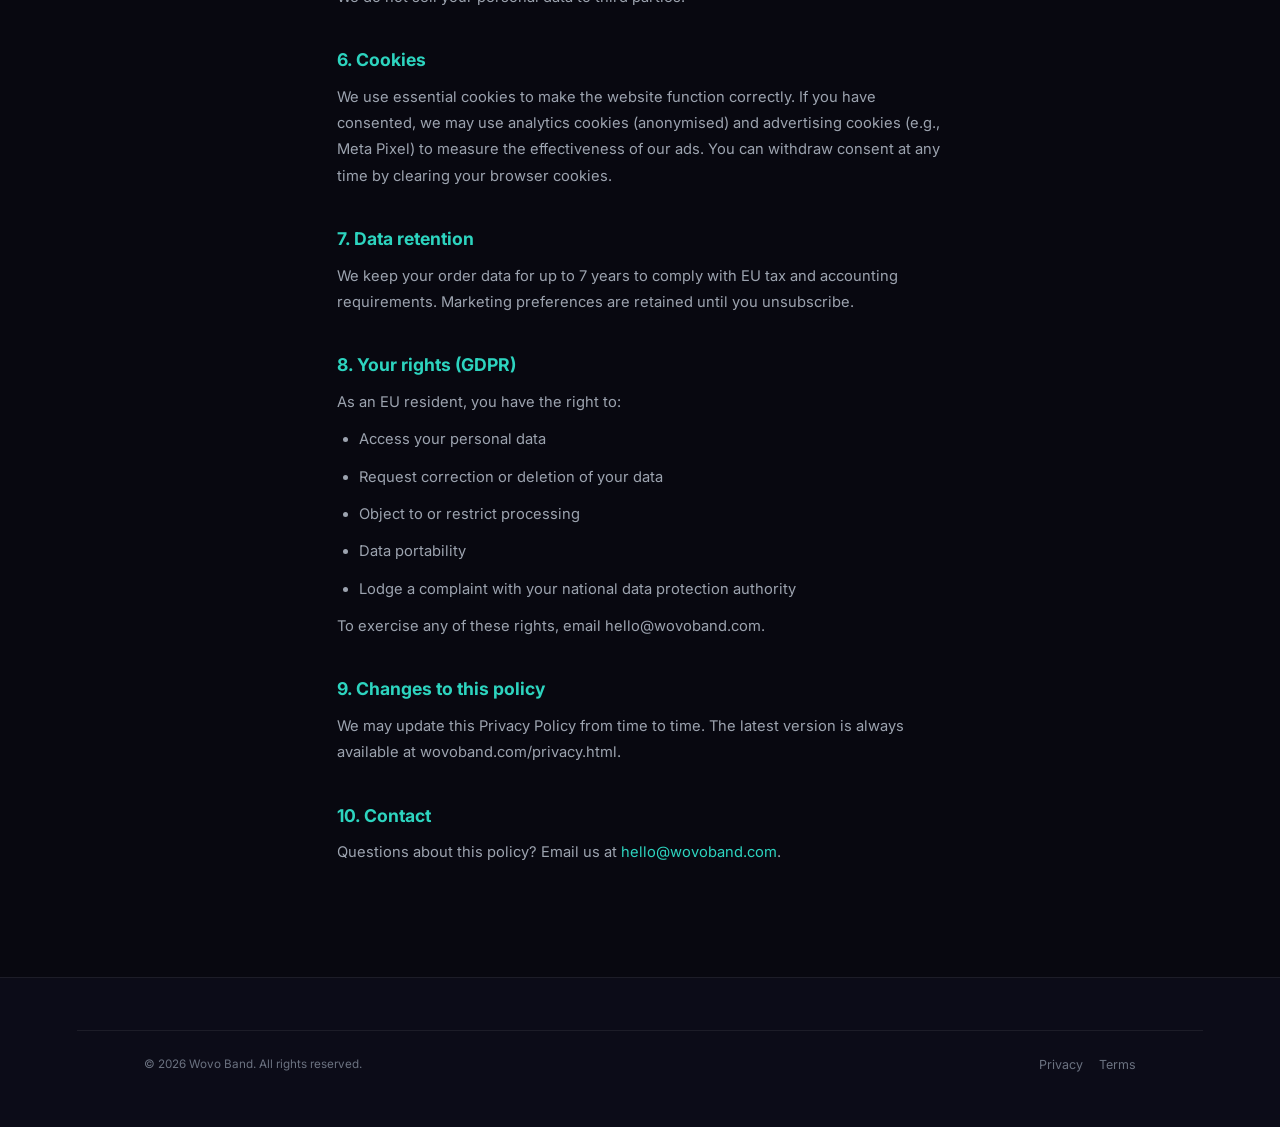
<file: privacy.html>
<!DOCTYPE html>
<html lang="en">
<head>
  <meta charset="UTF-8">
  <meta name="viewport" content="width=device-width, initial-scale=1.0">
  <title>Privacy Policy — Wovo Band</title>
  <link rel="icon" href="data:image/svg+xml,<svg xmlns='http://www.w3.org/2000/svg' viewBox='0 0 32 32'><rect width='32' height='32' rx='8' fill='%23090909'/><text y='23' font-size='20' x='5'>⌚</text></svg>">
  <link rel="preconnect" href="https://fonts.googleapis.com">
  <link href="https://fonts.googleapis.com/css2?family=Inter:wght@400;500;600;700;800&display=swap" rel="stylesheet">
  <link rel="stylesheet" href="assets/css/style.css">
  <style>
    .legal-page{max-width:760px;margin:0 auto;padding:60px 6% 100px;}
    .legal-page h1{font-size:2rem;font-weight:900;margin-bottom:.5rem;}
    .legal-page .updated{font-size:.8rem;color:var(--muted);margin-bottom:3rem;}
    .legal-page h2{font-size:1.1rem;font-weight:700;margin:2.2rem 0 .6rem;color:var(--pri);}
    .legal-page p,.legal-page li{font-size:.92rem;color:var(--muted2);line-height:1.78;margin-bottom:.7rem;}
    .legal-page ul{padding-left:1.4rem;margin-bottom:.7rem;}
    .legal-page a{color:var(--pri);}
    .back-link{display:inline-flex;align-items:center;gap:6px;font-size:.82rem;color:var(--muted);margin-bottom:2rem;transition:color .18s;}
    .back-link:hover{color:var(--pri);}
  </style>
</head>
<body>
<nav>
  <div class="logo">WOVO <span>BAND</span></div>
  <a href="/" class="nav-cta">Back to shop</a>
</nav>

<div class="legal-page">
  <a href="/" class="back-link">← Back to Wovo Band</a>
  <h1>Privacy Policy</h1>
  <p class="updated">Last updated: May 2026</p>

  <p>Wovo Band ("we", "us", "our") is committed to protecting your personal information. This Privacy Policy explains what data we collect, why we collect it, and how we use it when you visit wovoband.com or place an order.</p>

  <h2>1. Who we are</h2>
  <p>Wovo Band is an e-commerce store selling wellness tracking wearables. For questions about this policy, contact us at hello@wovoband.com.</p>

  <h2>2. What data we collect</h2>
  <p>When you place an order or contact us, we may collect:</p>
  <ul>
    <li>Name, email address, shipping address</li>
    <li>Payment information (processed securely by Stripe — we never store your card details)</li>
    <li>Order history and communication records</li>
    <li>Browser/device information collected automatically when you visit our site (IP address, pages visited, time spent)</li>
  </ul>

  <h2>3. How we use your data</h2>
  <p>We use your data to:</p>
  <ul>
    <li>Process and fulfil your order</li>
    <li>Send order confirmations and shipping updates by email</li>
    <li>Handle returns, refunds and customer support</li>
    <li>Improve our website (using anonymised analytics)</li>
    <li>Send you marketing emails if you have opted in (you can unsubscribe at any time)</li>
  </ul>

  <h2>4. Legal basis for processing (GDPR)</h2>
  <p>We process your personal data on the following legal bases:</p>
  <ul>
    <li><strong>Contract performance</strong> — to fulfil your order</li>
    <li><strong>Legal obligation</strong> — to comply with applicable law (e.g., tax records)</li>
    <li><strong>Legitimate interest</strong> — to improve our service</li>
    <li><strong>Consent</strong> — for marketing emails</li>
  </ul>

  <h2>5. Who we share data with</h2>
  <p>We share data only where necessary:</p>
  <ul>
    <li><strong>Stripe</strong> — payment processing</li>
    <li><strong>Shipping carriers</strong> — to deliver your order</li>
    <li><strong>Our fulfilment supplier</strong> — to process and dispatch orders</li>
  </ul>
  <p>We do not sell your personal data to third parties.</p>

  <h2>6. Cookies</h2>
  <p>We use essential cookies to make the website function correctly. If you have consented, we may use analytics cookies (anonymised) and advertising cookies (e.g., Meta Pixel) to measure the effectiveness of our ads. You can withdraw consent at any time by clearing your browser cookies.</p>

  <h2>7. Data retention</h2>
  <p>We keep your order data for up to 7 years to comply with EU tax and accounting requirements. Marketing preferences are retained until you unsubscribe.</p>

  <h2>8. Your rights (GDPR)</h2>
  <p>As an EU resident, you have the right to:</p>
  <ul>
    <li>Access your personal data</li>
    <li>Request correction or deletion of your data</li>
    <li>Object to or restrict processing</li>
    <li>Data portability</li>
    <li>Lodge a complaint with your national data protection authority</li>
  </ul>
  <p>To exercise any of these rights, email hello@wovoband.com.</p>

  <h2>9. Changes to this policy</h2>
  <p>We may update this Privacy Policy from time to time. The latest version is always available at wovoband.com/privacy.html.</p>

  <h2>10. Contact</h2>
  <p>Questions about this policy? Email us at <a href="mailto:hello@wovoband.com">hello@wovoband.com</a>.</p>
</div>

<footer>
  <div class="foot-bottom" style="padding:24px 6%;">
    <span>© 2026 Wovo Band. All rights reserved.</span>
    <div style="display:flex;gap:1rem;font-size:.78rem;">
      <a href="/privacy.html" style="color:var(--muted);">Privacy</a>
      <a href="/terms.html" style="color:var(--muted);">Terms</a>
    </div>
  </div>
</footer>
</body>
</html>
</file>
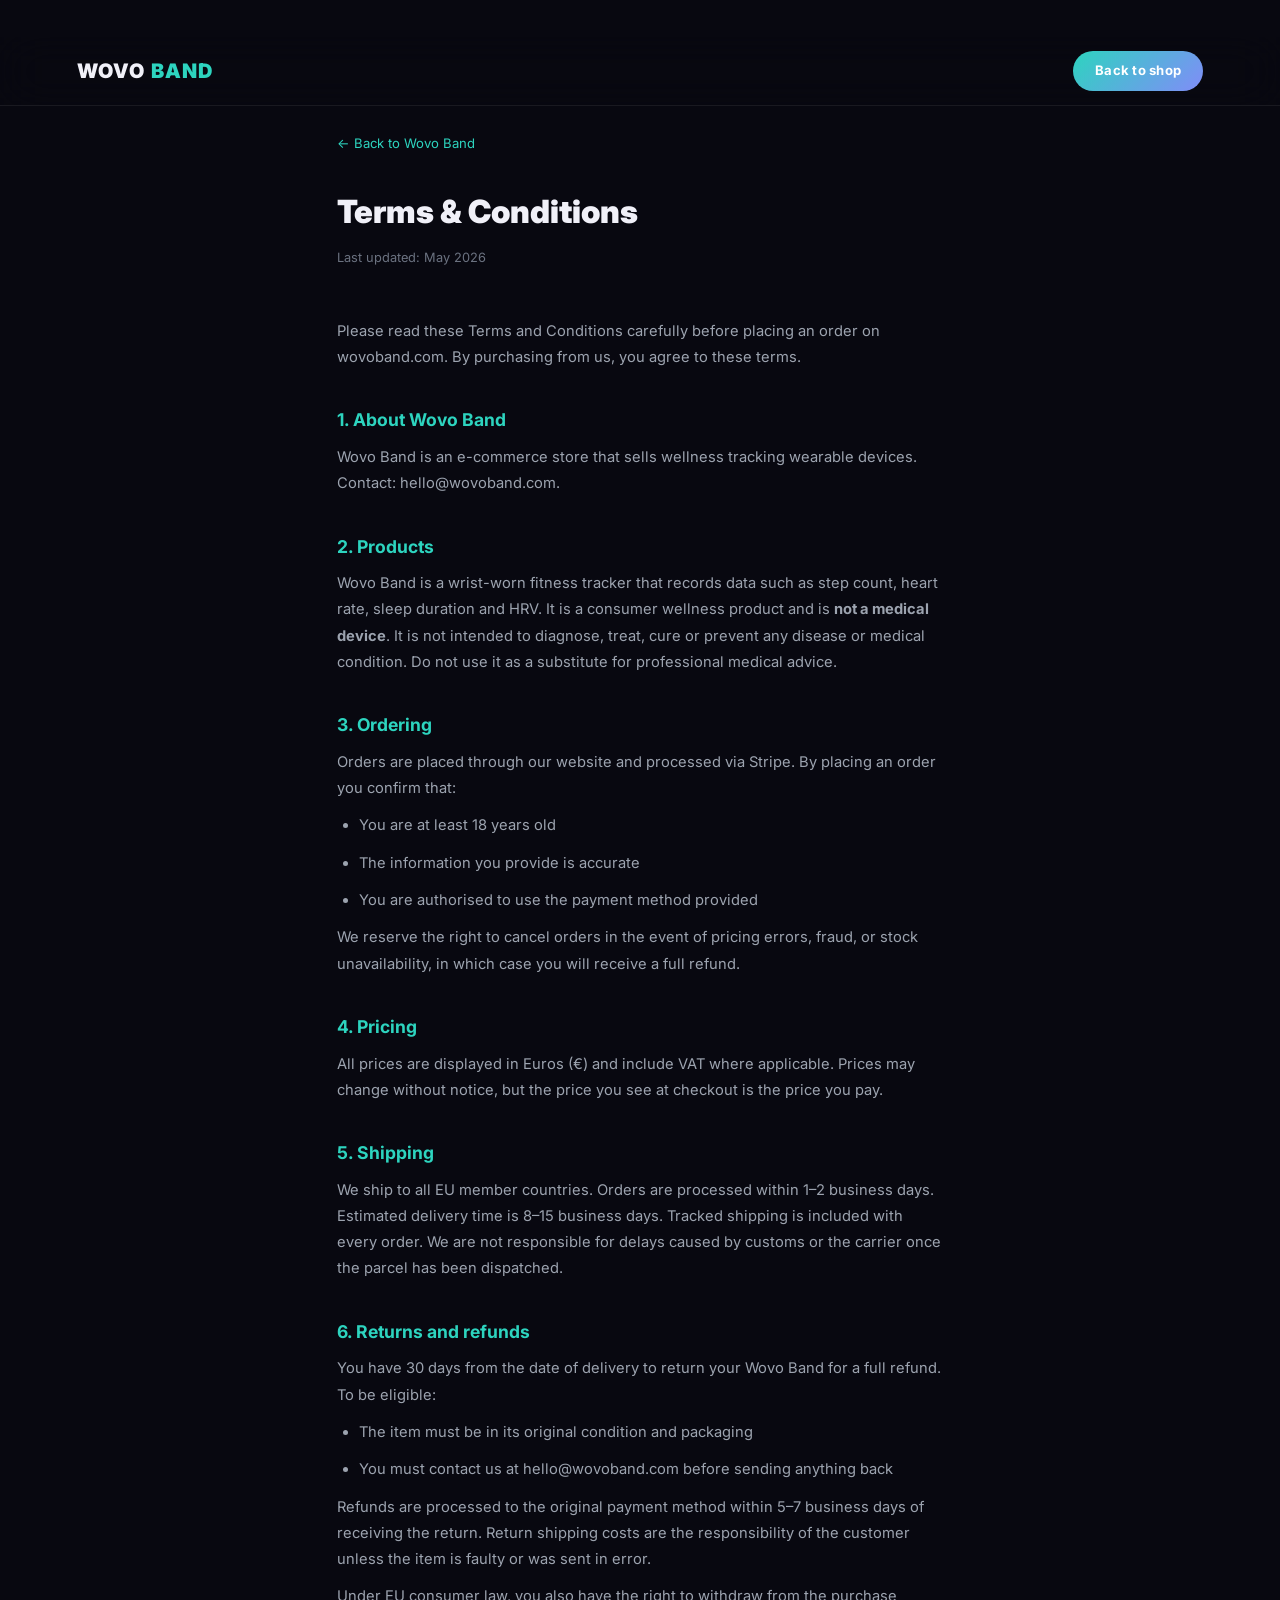
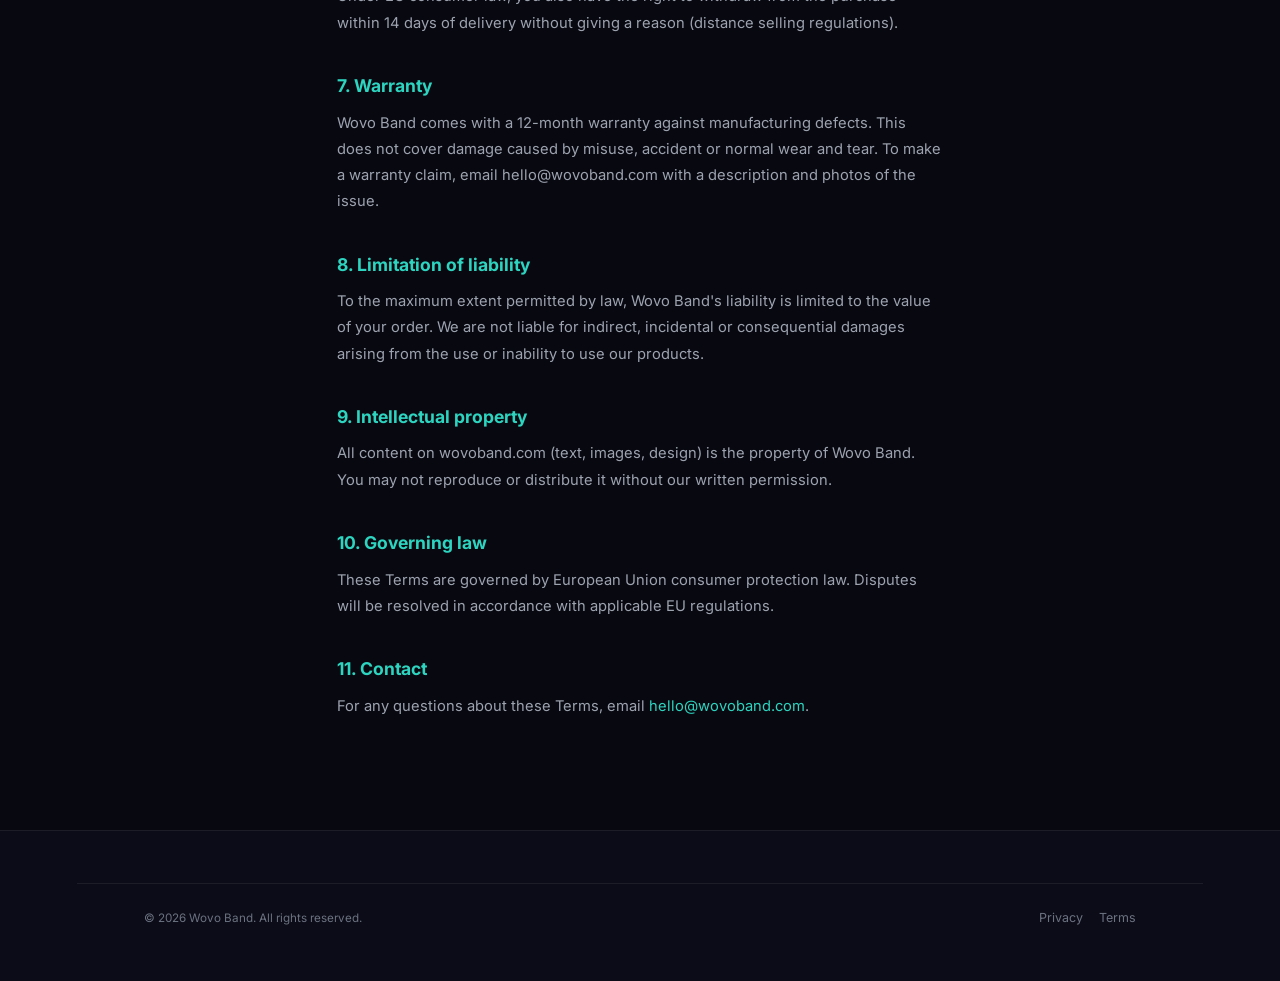
<file: terms.html>
<!DOCTYPE html>
<html lang="en">
<head>
  <meta charset="UTF-8">
  <meta name="viewport" content="width=device-width, initial-scale=1.0">
  <title>Terms & Conditions — Wovo Band</title>
  <link rel="icon" href="data:image/svg+xml,<svg xmlns='http://www.w3.org/2000/svg' viewBox='0 0 32 32'><rect width='32' height='32' rx='8' fill='%23090909'/><text y='23' font-size='20' x='5'>⌚</text></svg>">
  <link rel="preconnect" href="https://fonts.googleapis.com">
  <link href="https://fonts.googleapis.com/css2?family=Inter:wght@400;500;600;700;800&display=swap" rel="stylesheet">
  <link rel="stylesheet" href="assets/css/style.css">
  <style>
    .legal-page{max-width:760px;margin:0 auto;padding:60px 6% 100px;}
    .legal-page h1{font-size:2rem;font-weight:900;margin-bottom:.5rem;}
    .legal-page .updated{font-size:.8rem;color:var(--muted);margin-bottom:3rem;}
    .legal-page h2{font-size:1.1rem;font-weight:700;margin:2.2rem 0 .6rem;color:var(--pri);}
    .legal-page p,.legal-page li{font-size:.92rem;color:var(--muted2);line-height:1.78;margin-bottom:.7rem;}
    .legal-page ul{padding-left:1.4rem;margin-bottom:.7rem;}
    .legal-page a{color:var(--pri);}
    .back-link{display:inline-flex;align-items:center;gap:6px;font-size:.82rem;color:var(--muted);margin-bottom:2rem;transition:color .18s;}
    .back-link:hover{color:var(--pri);}
  </style>
</head>
<body>
<nav>
  <div class="logo">WOVO <span>BAND</span></div>
  <a href="/" class="nav-cta">Back to shop</a>
</nav>

<div class="legal-page">
  <a href="/" class="back-link">← Back to Wovo Band</a>
  <h1>Terms &amp; Conditions</h1>
  <p class="updated">Last updated: May 2026</p>

  <p>Please read these Terms and Conditions carefully before placing an order on wovoband.com. By purchasing from us, you agree to these terms.</p>

  <h2>1. About Wovo Band</h2>
  <p>Wovo Band is an e-commerce store that sells wellness tracking wearable devices. Contact: hello@wovoband.com.</p>

  <h2>2. Products</h2>
  <p>Wovo Band is a wrist-worn fitness tracker that records data such as step count, heart rate, sleep duration and HRV. It is a consumer wellness product and is <strong>not a medical device</strong>. It is not intended to diagnose, treat, cure or prevent any disease or medical condition. Do not use it as a substitute for professional medical advice.</p>

  <h2>3. Ordering</h2>
  <p>Orders are placed through our website and processed via Stripe. By placing an order you confirm that:</p>
  <ul>
    <li>You are at least 18 years old</li>
    <li>The information you provide is accurate</li>
    <li>You are authorised to use the payment method provided</li>
  </ul>
  <p>We reserve the right to cancel orders in the event of pricing errors, fraud, or stock unavailability, in which case you will receive a full refund.</p>

  <h2>4. Pricing</h2>
  <p>All prices are displayed in Euros (€) and include VAT where applicable. Prices may change without notice, but the price you see at checkout is the price you pay.</p>

  <h2>5. Shipping</h2>
  <p>We ship to all EU member countries. Orders are processed within 1–2 business days. Estimated delivery time is 8–15 business days. Tracked shipping is included with every order. We are not responsible for delays caused by customs or the carrier once the parcel has been dispatched.</p>

  <h2>6. Returns and refunds</h2>
  <p>You have 30 days from the date of delivery to return your Wovo Band for a full refund. To be eligible:</p>
  <ul>
    <li>The item must be in its original condition and packaging</li>
    <li>You must contact us at hello@wovoband.com before sending anything back</li>
  </ul>
  <p>Refunds are processed to the original payment method within 5–7 business days of receiving the return. Return shipping costs are the responsibility of the customer unless the item is faulty or was sent in error.</p>
  <p>Under EU consumer law, you also have the right to withdraw from the purchase within 14 days of delivery without giving a reason (distance selling regulations).</p>

  <h2>7. Warranty</h2>
  <p>Wovo Band comes with a 12-month warranty against manufacturing defects. This does not cover damage caused by misuse, accident or normal wear and tear. To make a warranty claim, email hello@wovoband.com with a description and photos of the issue.</p>

  <h2>8. Limitation of liability</h2>
  <p>To the maximum extent permitted by law, Wovo Band's liability is limited to the value of your order. We are not liable for indirect, incidental or consequential damages arising from the use or inability to use our products.</p>

  <h2>9. Intellectual property</h2>
  <p>All content on wovoband.com (text, images, design) is the property of Wovo Band. You may not reproduce or distribute it without our written permission.</p>

  <h2>10. Governing law</h2>
  <p>These Terms are governed by European Union consumer protection law. Disputes will be resolved in accordance with applicable EU regulations.</p>

  <h2>11. Contact</h2>
  <p>For any questions about these Terms, email <a href="mailto:hello@wovoband.com">hello@wovoband.com</a>.</p>
</div>

<footer>
  <div class="foot-bottom" style="padding:24px 6%;">
    <span>© 2026 Wovo Band. All rights reserved.</span>
    <div style="display:flex;gap:1rem;font-size:.78rem;">
      <a href="/privacy.html" style="color:var(--muted);">Privacy</a>
      <a href="/terms.html" style="color:var(--muted);">Terms</a>
    </div>
  </div>
</footer>
</body>
</html>
</file>
<file: assets/css/style.css>
/* WOVO BAND — Single Product Page */

:root {
  --bg:       #080810;
  --bg2:      #0c0c18;
  --card:     #111120;
  --card2:    #17172c;
  --pri:      #2DD4BF;
  --pri-dim:  rgba(45,212,191,.12);
  --pri-dim2: rgba(45,212,191,.06);
  --accent:   #818CF8;
  --grad:     linear-gradient(135deg,#2DD4BF 0%,#818CF8 100%);
  --text:     #F0F0F8;
  --muted:    #6B7280;
  --muted2:   #9CA3AF;
  --border:   rgba(255,255,255,.07);
  --aborder:  rgba(45,212,191,.2);
  --r:        16px;
  --rsm:      10px;
  --shadow:   0 32px 80px rgba(0,0,0,.55);
}

/* Reset */
*{margin:0;padding:0;box-sizing:border-box;}
html{scroll-behavior:smooth;}
body{
  background:var(--bg);
  color:var(--text);
  font-family:'Inter',-apple-system,BlinkMacSystemFont,'Segoe UI',sans-serif;
  overflow-x:hidden;
  line-height:1.65;
  -webkit-font-smoothing:antialiased;
  font-size:16px;
}
a{text-decoration:none;color:inherit;}
img{max-width:100%;display:block;}
button{font-family:inherit;}

/* Keyframes */
@keyframes glow-btn{
  0%,100%{box-shadow:0 0 24px rgba(45,212,191,.3),0 4px 24px rgba(0,0,0,.4);}
  50%{box-shadow:0 0 48px rgba(45,212,191,.55),0 4px 24px rgba(0,0,0,.4);}
}
@keyframes shimmer{
  0%{background-position:-600px 0;}
  100%{background-position:600px 0;}
}

/* Utilities */
.grad-text{
  background:var(--grad);
  -webkit-background-clip:text;-webkit-text-fill-color:transparent;
  background-clip:text;
}
.sec-header{text-align:center;margin-bottom:3.5rem;}
.sec-header h2{font-size:clamp(1.75rem,3.8vw,2.6rem);font-weight:800;line-height:1.15;margin-bottom:.75rem;}
.sec-header p{color:var(--muted2);font-size:1rem;max-width:560px;margin:0 auto;}
.reveal{opacity:0;transform:translateY(28px);transition:opacity .65s ease,transform .65s ease;}
.reveal.visible{opacity:1;transform:translateY(0);}
.reveal-d1{transition-delay:.1s;}
.reveal-d2{transition-delay:.2s;}
.reveal-d3{transition-delay:.3s;}
.eyebrow{
  display:inline-flex;align-items:center;gap:7px;
  background:var(--pri-dim);border:1px solid var(--aborder);
  color:var(--pri);font-size:.7rem;font-weight:700;letter-spacing:.1em;text-transform:uppercase;
  padding:5px 14px;border-radius:100px;margin-bottom:1.1rem;
}

/* Top Bar */
#topbar{
  background:rgba(45,212,191,.07);
  border-bottom:1px solid var(--aborder);
  padding:9px 5%;
  display:flex;align-items:center;justify-content:space-between;gap:1rem;
  position:sticky;top:0;z-index:200;
  backdrop-filter:blur(20px);-webkit-backdrop-filter:blur(20px);
}
#topbar>span{font-size:.76rem;color:var(--pri);font-weight:500;flex:1;text-align:center;letter-spacing:.01em;}
.lang-btns{display:flex;gap:4px;flex-shrink:0;}
.lang-btn{
  background:transparent;border:1px solid var(--border);
  color:var(--muted);font-size:.7rem;font-weight:700;letter-spacing:.06em;
  padding:4px 10px;border-radius:6px;cursor:pointer;
  transition:all .18s;
}
.lang-btn.active,.lang-btn:hover{
  background:var(--pri-dim);border-color:var(--aborder);color:var(--pri);
}

/* Nav */
nav{
  position:sticky;top:37px;z-index:199;
  padding:14px 6%;
  display:flex;align-items:center;justify-content:space-between;
  background:rgba(8,8,16,.88);
  backdrop-filter:blur(24px);-webkit-backdrop-filter:blur(24px);
  border-bottom:1px solid var(--border);
  transition:box-shadow .3s;
}
.logo{
  font-size:1.25rem;font-weight:900;letter-spacing:.06em;
  color:var(--text);line-height:1;
}
.logo span{color:var(--pri);}
.nav-cta{
  background:var(--grad);color:#fff;
  font-size:.82rem;font-weight:700;
  padding:9px 22px;border-radius:100px;
  transition:transform .18s,box-shadow .18s;
  white-space:nowrap;letter-spacing:.02em;
}
.nav-cta:hover{transform:scale(1.04);box-shadow:0 0 28px rgba(45,212,191,.4);}

/* Hero */
#hero{
  min-height:calc(100vh - 80px);
  display:grid;grid-template-columns:1fr 1fr;
  align-items:center;gap:4%;
  padding:70px 6% 80px;
  position:relative;overflow:hidden;
}
#hero::before{
  content:'';position:absolute;inset:0;
  background:radial-gradient(ellipse 65% 65% at 65% 50%,rgba(45,212,191,.06),transparent 70%);
  pointer-events:none;
}
.hero-left{
  position:relative;z-index:2;
  display:flex;flex-direction:column;justify-content:center;
}
.hero-left h1{
  font-size:clamp(2.3rem,5vw,3.6rem);
  font-weight:900;line-height:1.08;margin-bottom:1.2rem;letter-spacing:-.01em;
}
.h1-accent{
  display:block;
  background:var(--grad);
  -webkit-background-clip:text;-webkit-text-fill-color:transparent;
  background-clip:text;
}
.hero-sub{color:var(--muted2);font-size:1.05rem;max-width:500px;margin-bottom:2rem;line-height:1.72;}
.hero-actions{display:flex;flex-direction:column;align-items:flex-start;gap:10px;margin-bottom:2.5rem;}
.btn-hint{color:var(--muted);font-size:.78rem;display:flex;align-items:center;gap:6px;}
.hero-stats{display:flex;gap:1.8rem;}
.hstat{padding-left:1rem;border-left:2px solid var(--aborder);}
.hstat strong{display:block;font-size:1.5rem;font-weight:900;line-height:1.1;}
.hstat span{display:block;font-size:.72rem;color:var(--muted);margin-top:3px;}
.hstat-sep{width:1px;background:var(--border);align-self:stretch;margin:4px 0;}
.hero-right{
  display:flex;align-items:center;justify-content:center;
  position:relative;z-index:2;
}
.hero-img-wrap{
  position:relative;
  width:min(420px,90%);
  display:flex;align-items:center;justify-content:center;
}
.hero-product-img{
  position:relative;z-index:2;
  width:100%;max-width:400px;
  border-radius:12px;
  box-shadow:0 24px 60px rgba(0,0,0,.55),0 4px 16px rgba(0,0,0,.4);
}

/* Buttons */
.btn-pri{
  display:inline-flex;align-items:center;gap:10px;
  background:var(--grad);color:#fff;
  font-size:1rem;font-weight:700;letter-spacing:.02em;
  padding:15px 32px;border-radius:100px;
  border:none;cursor:pointer;
  animation:glow-btn 3s ease-in-out infinite;
  transition:transform .18s;
  position:relative;overflow:hidden;
}
.btn-pri::after{
  content:'';position:absolute;inset:0;
  background:linear-gradient(90deg,transparent 0%,rgba(255,255,255,.22) 50%,transparent 100%);
  background-size:600px 100%;
  animation:shimmer 3.5s linear infinite;
}
.btn-pri:hover{transform:scale(1.03);}

/* Features */
#features{padding:100px 6%;}
.feat-layout{margin-top:0;}
.feat-main{
  display:grid;grid-template-columns:1fr 1fr;gap:3rem;align-items:start;
  margin-bottom:1.5rem;
  background:var(--card);border:1px solid var(--border);border-radius:var(--r);
  overflow:hidden;
}
.feat-main-img img{
  width:100%;height:100%;min-height:340px;
  object-fit:contain;background:var(--card);display:block;
}
.feat-main-list{padding:2.5rem;display:flex;flex-direction:column;gap:1.8rem;}
.feat-line{display:flex;gap:1rem;align-items:flex-start;}
.feat-num{
  font-size:.7rem;font-weight:900;color:var(--pri);
  min-width:28px;padding-top:3px;letter-spacing:.05em;
}
.feat-line h3{font-size:.95rem;font-weight:700;margin-bottom:.3rem;}
.feat-line p{font-size:.82rem;color:var(--muted2);line-height:1.6;}
.feat-row{display:grid;grid-template-columns:repeat(3,1fr);gap:1rem;}
.feat-sm{
  background:var(--card);border:1px solid var(--border);
  border-radius:var(--r);padding:1.5rem;
  transition:border-color .2s;
}
.feat-sm:hover{border-color:var(--aborder);}
.feat-sm h4{font-size:.9rem;font-weight:700;margin-bottom:.4rem;}
.feat-sm p{font-size:.8rem;color:var(--muted2);line-height:1.6;}
.feat-disclaimer{
  margin-top:1.5rem;
  font-size:.73rem;color:var(--muted);
  text-align:center;line-height:1.6;
}

/* Product */
#product{
  padding:100px 6%;
  background:var(--bg2);
}
.prod-grid{
  display:grid;grid-template-columns:1fr 1fr;gap:4rem;
  align-items:center;
}
.prod-img{
  min-height:460px;
  display:flex;align-items:center;justify-content:center;
}
.prod-list{display:flex;flex-direction:column;gap:.85rem;}
.prod-item{
  display:flex;align-items:flex-start;gap:12px;
  background:var(--card);border:1px solid var(--border);
  border-radius:var(--rsm);padding:14px 16px;
  transition:border-color .2s;
}
.prod-item:hover{border-color:var(--aborder);}
.prod-item p{font-size:.85rem;color:var(--muted2);margin:0;}
.prod-check{
  color:var(--pri);font-weight:700;font-size:.9rem;
  flex-shrink:0;margin-top:1px;min-width:18px;
}
.prod-stage-wrap{
  position:relative;
  display:flex;align-items:center;justify-content:center;
  min-height:460px;
}
.prod-stage-img{
  position:relative;z-index:2;
  width:100%;max-width:480px;
  border-radius:10px;
  box-shadow:0 20px 50px rgba(0,0,0,.5),0 4px 14px rgba(0,0,0,.35);
  cursor:pointer;
  transition:box-shadow .3s,transform .3s,opacity .25s ease;
}
.prod-stage-img:hover{
  box-shadow:0 28px 60px rgba(0,0,0,.65),0 6px 18px rgba(0,0,0,.4);
  transform:translateY(-4px);
}
.prod-gallery{
  display:grid;grid-template-columns:repeat(4,1fr);gap:1rem;
  margin-top:1.5rem;
}
.gallery-thumb{
  background:var(--card);border:1px solid var(--border);
  border-radius:var(--rsm);overflow:hidden;
  cursor:pointer;
  transition:border-color .2s,transform .2s;
}
.gallery-thumb:hover,.gallery-thumb.active{
  border-color:var(--aborder);transform:translateY(-2px);
}
.gallery-thumb.active{box-shadow:0 0 20px rgba(45,212,191,.12);}
.gallery-thumb img{
  width:100%;aspect-ratio:1;object-fit:cover;
  display:block;
}
.gallery-label{
  display:block;
  padding:5px 8px;
  font-size:.68rem;font-weight:600;color:var(--muted);
  text-align:center;letter-spacing:.04em;
  background:var(--card2);
}
.gallery-thumb.active .gallery-label{color:var(--pri);}

/* Benefits */
#benefits{padding:100px 6%;}
.benefits-grid{
  display:grid;grid-template-columns:repeat(3,1fr);
  gap:0;
}
.benefit-item{
  padding:2rem 2rem 2rem 0;
  border-top:1px solid var(--border);
}
.benefit-item:nth-child(n+4){border-top:1px solid var(--border);}
.benefit-item h3{
  font-size:1rem;font-weight:700;
  margin-bottom:.5rem;color:var(--text);
}
.benefit-item p{
  font-size:.87rem;color:var(--muted2);line-height:1.72;
}

/* Comparison */
#comparison{padding:100px 6%;}
.comp-wrap{overflow-x:auto;margin-top:2rem;}
.comp-table{
  width:100%;border-collapse:collapse;min-width:580px;
  background:var(--card);border-radius:var(--r);
  overflow:hidden;border:1px solid var(--border);
}
.comp-table thead th{
  padding:15px 18px;
  font-size:.76rem;font-weight:700;letter-spacing:.06em;text-transform:uppercase;
  background:var(--card2);color:var(--muted2);text-align:center;
}
.comp-table thead th:first-child{text-align:left;color:var(--text);}
.comp-table thead th.col-wovo{
  background:var(--pri-dim);color:var(--pri);
  border-left:2px solid var(--aborder);border-right:2px solid var(--aborder);
}
.comp-table tbody td{
  padding:13px 18px;font-size:.85rem;
  border-top:1px solid var(--border);text-align:center;
}
.comp-table tbody td:first-child{text-align:left;color:var(--muted2);}
.comp-table tbody td.col-wovo{
  color:var(--pri);font-weight:700;background:var(--pri-dim2);
  border-left:2px solid rgba(45,212,191,.08);border-right:2px solid rgba(45,212,191,.08);
}
.comp-table tbody tr.price-row td{font-weight:800;font-size:.9rem;}
.comp-table tbody tr.price-row td.col-wovo{font-size:1.05rem;}
.comp-table tbody tr:last-child td.col-wovo{
  border-bottom:2px solid var(--aborder);
}
.comp-note{font-size:.73rem;color:var(--muted);margin-top:10px;text-align:center;}
.sub-cost{color:#F87171;font-weight:700;}

/* How it works */
#how{padding:100px 6%;background:var(--bg2);}
.how-grid{
  display:grid;grid-template-columns:repeat(3,1fr);gap:1.5rem;
  position:relative;
}
.how-grid::before{
  content:'';position:absolute;
  top:40px;left:calc(16.66% + 12px);right:calc(16.66% + 12px);
  height:1px;background:linear-gradient(90deg,var(--aborder),rgba(129,140,248,.3),var(--aborder));
}
.how-step{text-align:center;padding:0 .8rem;}
.how-num{
  width:48px;height:48px;border-radius:50%;
  background:var(--grad);color:#fff;
  font-size:.95rem;font-weight:800;
  display:flex;align-items:center;justify-content:center;
  margin:0 auto 1.2rem;position:relative;z-index:1;
}
.how-step h3{font-size:1rem;font-weight:700;margin-bottom:.5rem;}
.how-step p{font-size:.83rem;color:var(--muted2);}

/* Pricing */
#pricing{
  padding:100px 6%;
  background:var(--bg2);position:relative;overflow:hidden;
}
#pricing::before{
  content:'';position:absolute;
  top:-150px;left:50%;transform:translateX(-50%);
  width:700px;height:450px;
  background:radial-gradient(ellipse,rgba(45,212,191,.05),transparent 65%);
  pointer-events:none;
}
.price-grid{
  display:grid;grid-template-columns:1fr 1fr;gap:1.5rem;
  max-width:860px;margin:0 auto;
}
.price-card{
  background:var(--card);border:1px solid var(--border);
  border-radius:20px;overflow:hidden;
  transition:transform .2s,box-shadow .2s;
}
.price-card:hover{transform:translateY(-4px);box-shadow:var(--shadow);}
.price-card.featured{
  border-color:var(--aborder);
  box-shadow:0 0 50px rgba(45,212,191,.08);
}
.price-head{padding:24px 28px 20px;}
.price-tag{
  display:inline-block;
  font-size:.68rem;font-weight:700;letter-spacing:.08em;text-transform:uppercase;
  padding:3px 10px;border-radius:100px;margin-bottom:.9rem;
}
.price-card:not(.featured) .price-tag{background:var(--pri-dim);color:var(--pri);}
.price-card.featured .price-tag{background:var(--grad);color:#fff;}
.price-name{font-size:1.15rem;font-weight:800;margin-bottom:3px;}
.price-sub-txt{font-size:.8rem;color:var(--muted2);}
.price-body{padding:0 28px 28px;}
.price-amount{display:flex;align-items:baseline;gap:10px;margin:1rem 0 .4rem;}
.price-was{font-size:1.1rem;font-weight:600;color:var(--muted);text-decoration:line-through;}
.price-now{font-size:2.6rem;font-weight:900;line-height:1;}
.price-save{
  display:inline-block;font-size:.72rem;font-weight:700;
  background:rgba(45,212,191,.12);color:var(--pri);
  padding:3px 10px;border-radius:100px;margin-bottom:1.2rem;
}
.price-each{font-size:.75rem;color:var(--muted);margin-bottom:1.2rem;}
.price-includes{list-style:none;display:flex;flex-direction:column;gap:.5rem;margin-bottom:1.6rem;}
.price-includes li{
  display:flex;align-items:center;gap:8px;
  font-size:.82rem;color:var(--muted2);
}
.price-includes li::before{content:'✓';color:var(--pri);font-weight:700;flex-shrink:0;}
.btn-buy{
  display:block;width:100%;text-align:center;
  background:var(--grad);color:#fff;
  font-size:.95rem;font-weight:700;letter-spacing:.02em;
  padding:14px;border-radius:100px;
  border:none;cursor:pointer;
  transition:transform .18s,box-shadow .18s;
  position:relative;overflow:hidden;
}
.btn-buy::after{
  content:'';position:absolute;inset:0;
  background:linear-gradient(90deg,transparent,rgba(255,255,255,.18),transparent);
  background-size:600px 100%;
  animation:shimmer 3s linear infinite;
}
.btn-buy:hover{transform:scale(1.02);box-shadow:0 0 30px rgba(45,212,191,.35);}
.price-card:not(.featured) .btn-buy{
  background:transparent;
  border:2px solid var(--aborder);
  color:var(--pri);
}
.price-card:not(.featured) .btn-buy::after{display:none;}
.price-card:not(.featured) .btn-buy:hover{background:var(--pri-dim);}
.buy-micro{
  text-align:center;font-size:.73rem;color:var(--muted);
  margin-top:.75rem;line-height:1.5;
}
.price-note{
  text-align:center;font-size:.76rem;color:var(--muted);
  margin-top:1.5rem;display:flex;align-items:center;justify-content:center;gap:6px;
}
.price-note::before{content:'🔒';}

/* Shipping */
#shipping{padding:100px 6%;}
.ship-note{
  max-width:620px;margin:0 auto 2.5rem;text-align:center;
  font-size:.9rem;color:var(--muted2);line-height:1.7;
  background:var(--card);border:1px solid var(--border);
  border-radius:var(--r);padding:1.2rem 1.6rem;
}
.ship-grid{
  display:grid;grid-template-columns:repeat(4,1fr);gap:1.2rem;
}
.ship-item{
  background:var(--card);border:1px solid var(--border);
  border-radius:var(--r);padding:1.8rem 1.4rem;
  text-align:center;
  transition:border-color .2s,transform .2s;
}
.ship-item:hover{border-color:var(--aborder);transform:translateY(-3px);}
.ship-ico{font-size:1.8rem;margin-bottom:.8rem;}
.ship-item h4{font-size:.9rem;font-weight:700;margin-bottom:.4rem;}
.ship-item p{font-size:.8rem;color:var(--muted2);}

/* Returns */
#returns{padding:60px 6%;background:var(--bg2);}
.ret-card{
  max-width:700px;margin:0 auto;
  background:var(--card);border:1px solid var(--border);
  border-radius:var(--r);padding:2.4rem;
  display:grid;grid-template-columns:auto 1fr;gap:1.5rem;
  align-items:start;
}
.ret-ico{font-size:2.5rem;margin-top:.2rem;}
.ret-card h2{font-size:1.2rem;font-weight:800;margin-bottom:.6rem;}
.ret-card p{font-size:.88rem;color:var(--muted2);line-height:1.7;}

/* FAQ */
#faq{padding:100px 6%;background:var(--bg2);}
.faq-list{max-width:700px;margin:0 auto;display:flex;flex-direction:column;gap:.7rem;}
.faq-item{
  background:var(--card);border:1px solid var(--border);
  border-radius:var(--rsm);overflow:hidden;
  transition:border-color .2s;
}
.faq-item.open{border-color:var(--aborder);}
.faq-q{
  width:100%;background:none;border:none;color:var(--text);
  display:flex;justify-content:space-between;align-items:center;gap:1rem;
  padding:17px 20px;cursor:pointer;
  font-size:.92rem;font-weight:600;text-align:left;
}
.faq-arr{color:var(--muted);font-size:1.2rem;flex-shrink:0;transition:transform .28s,color .28s;}
.faq-item.open .faq-arr{transform:rotate(45deg);color:var(--pri);}
.faq-a{
  max-height:0;overflow:hidden;
  transition:max-height .4s ease,padding .28s ease;
  font-size:.86rem;color:var(--muted2);line-height:1.72;
}
.faq-item.open .faq-a{max-height:280px;padding:0 20px 18px;}

/* Final CTA */
#final{
  padding:120px 6%;text-align:center;
  position:relative;overflow:hidden;
}
#final::before{
  content:'';position:absolute;inset:0;
  background:radial-gradient(ellipse 55% 70% at 50% 50%,rgba(45,212,191,.06),transparent 70%);
  pointer-events:none;
}
#final h2{
  font-size:clamp(2rem,5vw,3rem);font-weight:900;
  line-height:1.1;margin-bottom:.9rem;letter-spacing:-.01em;
}
#final p{color:var(--muted2);font-size:1rem;max-width:480px;margin:0 auto 2.4rem;}
.final-ctas{display:flex;flex-direction:column;align-items:center;gap:10px;}
.trust-strip{
  display:flex;justify-content:center;flex-wrap:wrap;gap:10px;
  margin-top:2rem;
}
.trust-b{
  background:var(--card);border:1px solid var(--border);
  border-radius:8px;padding:7px 14px;
  font-size:.73rem;color:var(--muted2);
  display:flex;align-items:center;gap:5px;
}

/* Footer */
footer{
  padding:52px 6% 28px;
  border-top:1px solid var(--border);
  background:var(--bg2);
}
.foot-main{
  display:flex;flex-wrap:wrap;justify-content:space-between;
  gap:2rem;margin-bottom:2rem;
}
.foot-brand .logo{margin-bottom:.5rem;}
.foot-brand p{font-size:.78rem;color:var(--muted);max-width:200px;line-height:1.6;}
.foot-email{font-size:.78rem;color:var(--pri);margin-top:.4rem;}
.foot-cols{display:flex;gap:2.5rem;flex-wrap:wrap;}
.foot-col{display:flex;flex-direction:column;gap:.5rem;}
.foot-col h5{font-size:.75rem;font-weight:700;letter-spacing:.08em;text-transform:uppercase;color:var(--muted2);margin-bottom:.3rem;}
.foot-col a{font-size:.8rem;color:var(--muted);transition:color .2s;}
.foot-col a:hover{color:var(--pri);}
.foot-bottom{
  border-top:1px solid var(--border);padding-top:1.4rem;
  display:flex;justify-content:space-between;align-items:center;flex-wrap:wrap;gap:.5rem;
  font-size:.73rem;color:var(--muted);
}
.foot-pay{display:flex;gap:.6rem;}
.foot-pay span{
  background:var(--card);border:1px solid var(--border);
  border-radius:4px;padding:3px 8px;font-size:.7rem;
}
.foot-disclaimer{
  font-size:.72rem;color:var(--muted);
  border-top:1px solid var(--border);
  padding-top:1rem;margin-top:.5rem;
  max-width:640px;line-height:1.6;
}

/* Responsive 920px */
@media(max-width:920px){
  #hero{grid-template-columns:1fr;padding:50px 6% 40px;min-height:unset;}
  .hero-left{text-align:center;align-items:center;}
  .hero-sub{max-width:100%;}
  .hero-actions{align-items:center;}
  .hero-stats{justify-content:center;}
  .hero-right{display:flex;justify-content:center;padding:2rem 0 0;}
  .hero-product-img{
    max-width:min(340px,82%);
    max-height:230px;
    object-fit:contain;
    border-radius:10px;
    box-shadow:0 16px 40px rgba(0,0,0,.45),0 4px 12px rgba(0,0,0,.3);
  }
  .benefits-grid{grid-template-columns:1fr 1fr;}
  .feat-main{grid-template-columns:1fr;}
  .feat-main-img img{min-height:240px;}
  .feat-row{grid-template-columns:1fr 1fr;}
  .prod-grid{grid-template-columns:1fr;}
  .prod-gallery{grid-template-columns:repeat(4,1fr);}
  .prod-img{min-height:320px;}
  .price-grid{grid-template-columns:1fr;}
  .ship-grid{grid-template-columns:1fr 1fr;}
  .ret-card{grid-template-columns:1fr;}
  .ret-ico{display:none;}
  .how-grid{grid-template-columns:1fr;}
  .how-grid::before{display:none;}
}

/* Responsive 600px */
@media(max-width:600px){
  nav{padding:12px 4%;}
  .logo{font-size:1.1rem;}
  .nav-cta{font-size:.75rem;padding:8px 16px;}
  #topbar{flex-direction:column;gap:7px;padding:10px 4%;}
  .prod-gallery{grid-template-columns:repeat(2,1fr);}
  .feat-row{grid-template-columns:1fr;}
  .hero-stats{flex-wrap:wrap;gap:1rem;}
  .foot-cols{flex-direction:column;gap:1.5rem;}
  .benefits-grid{grid-template-columns:1fr;}
  .benefit-item{padding:1.5rem 0;}
  .ship-grid{grid-template-columns:1fr;}
}
</file>
